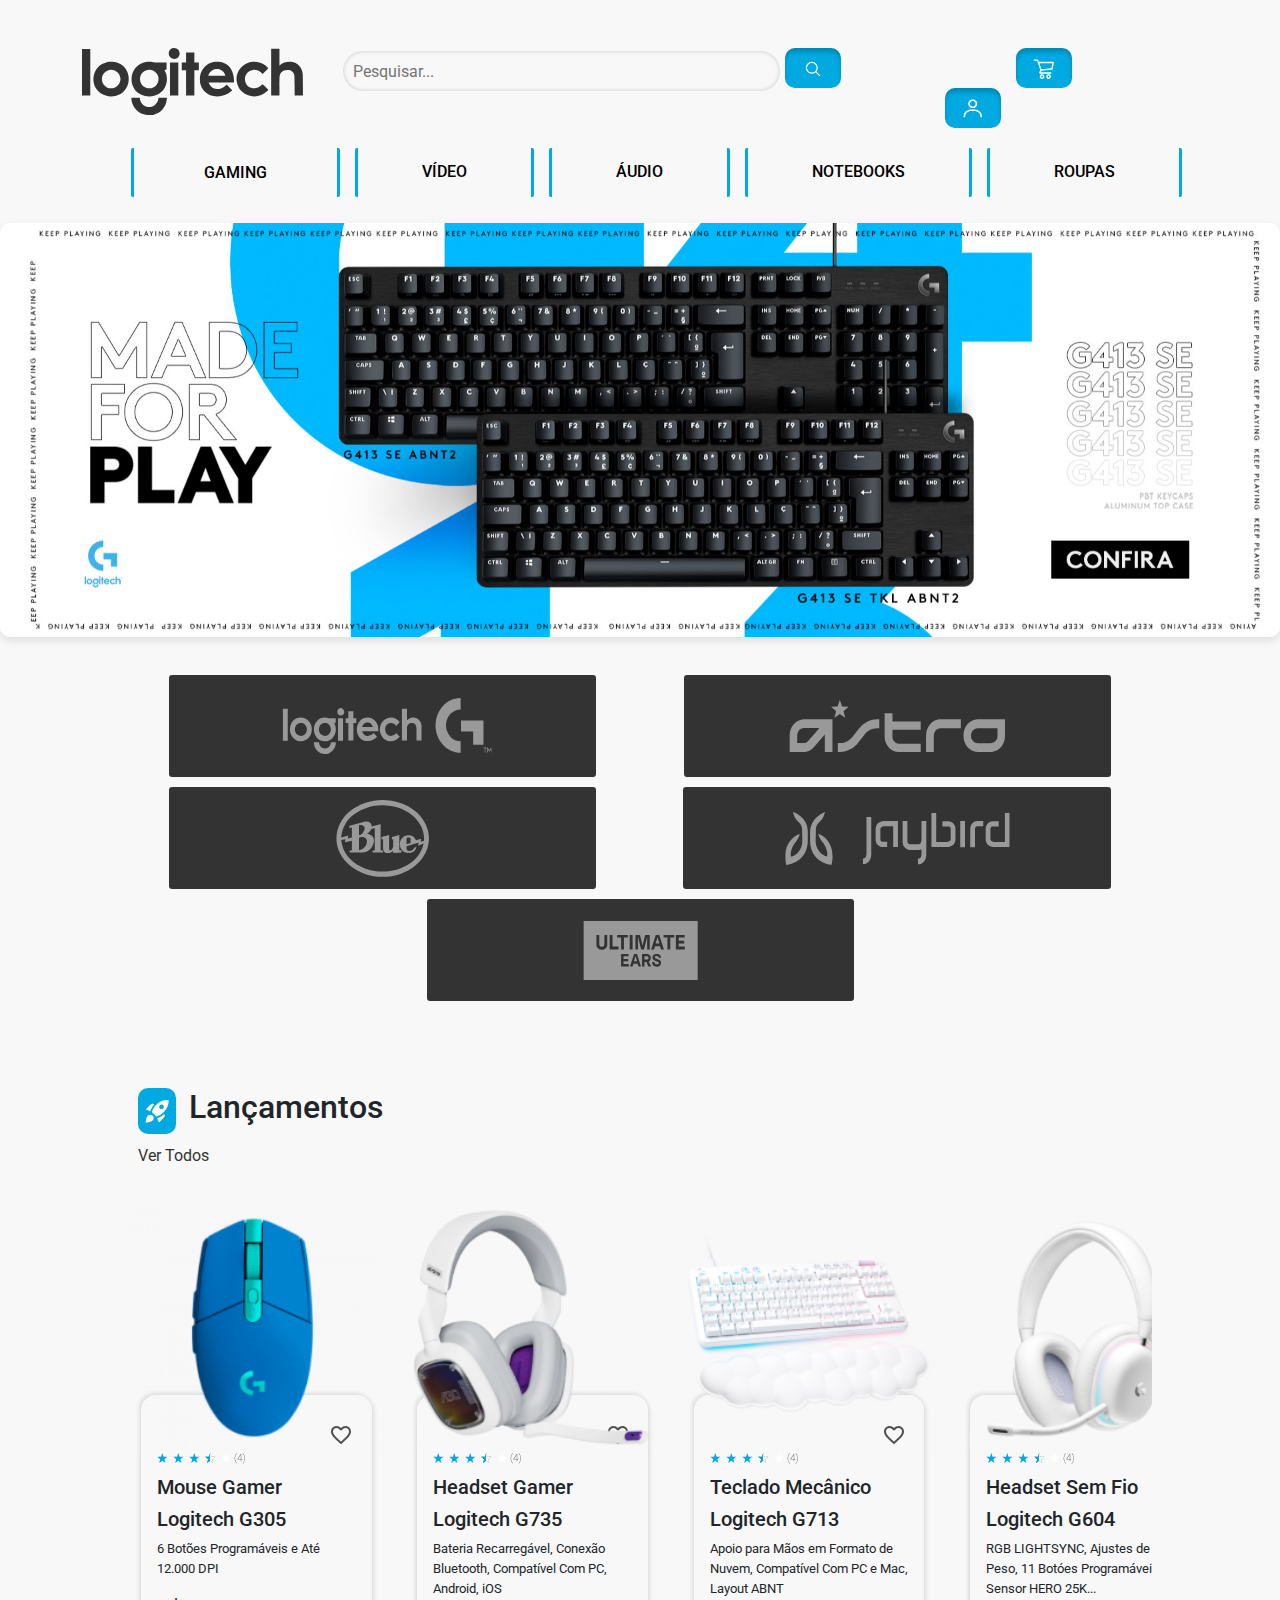
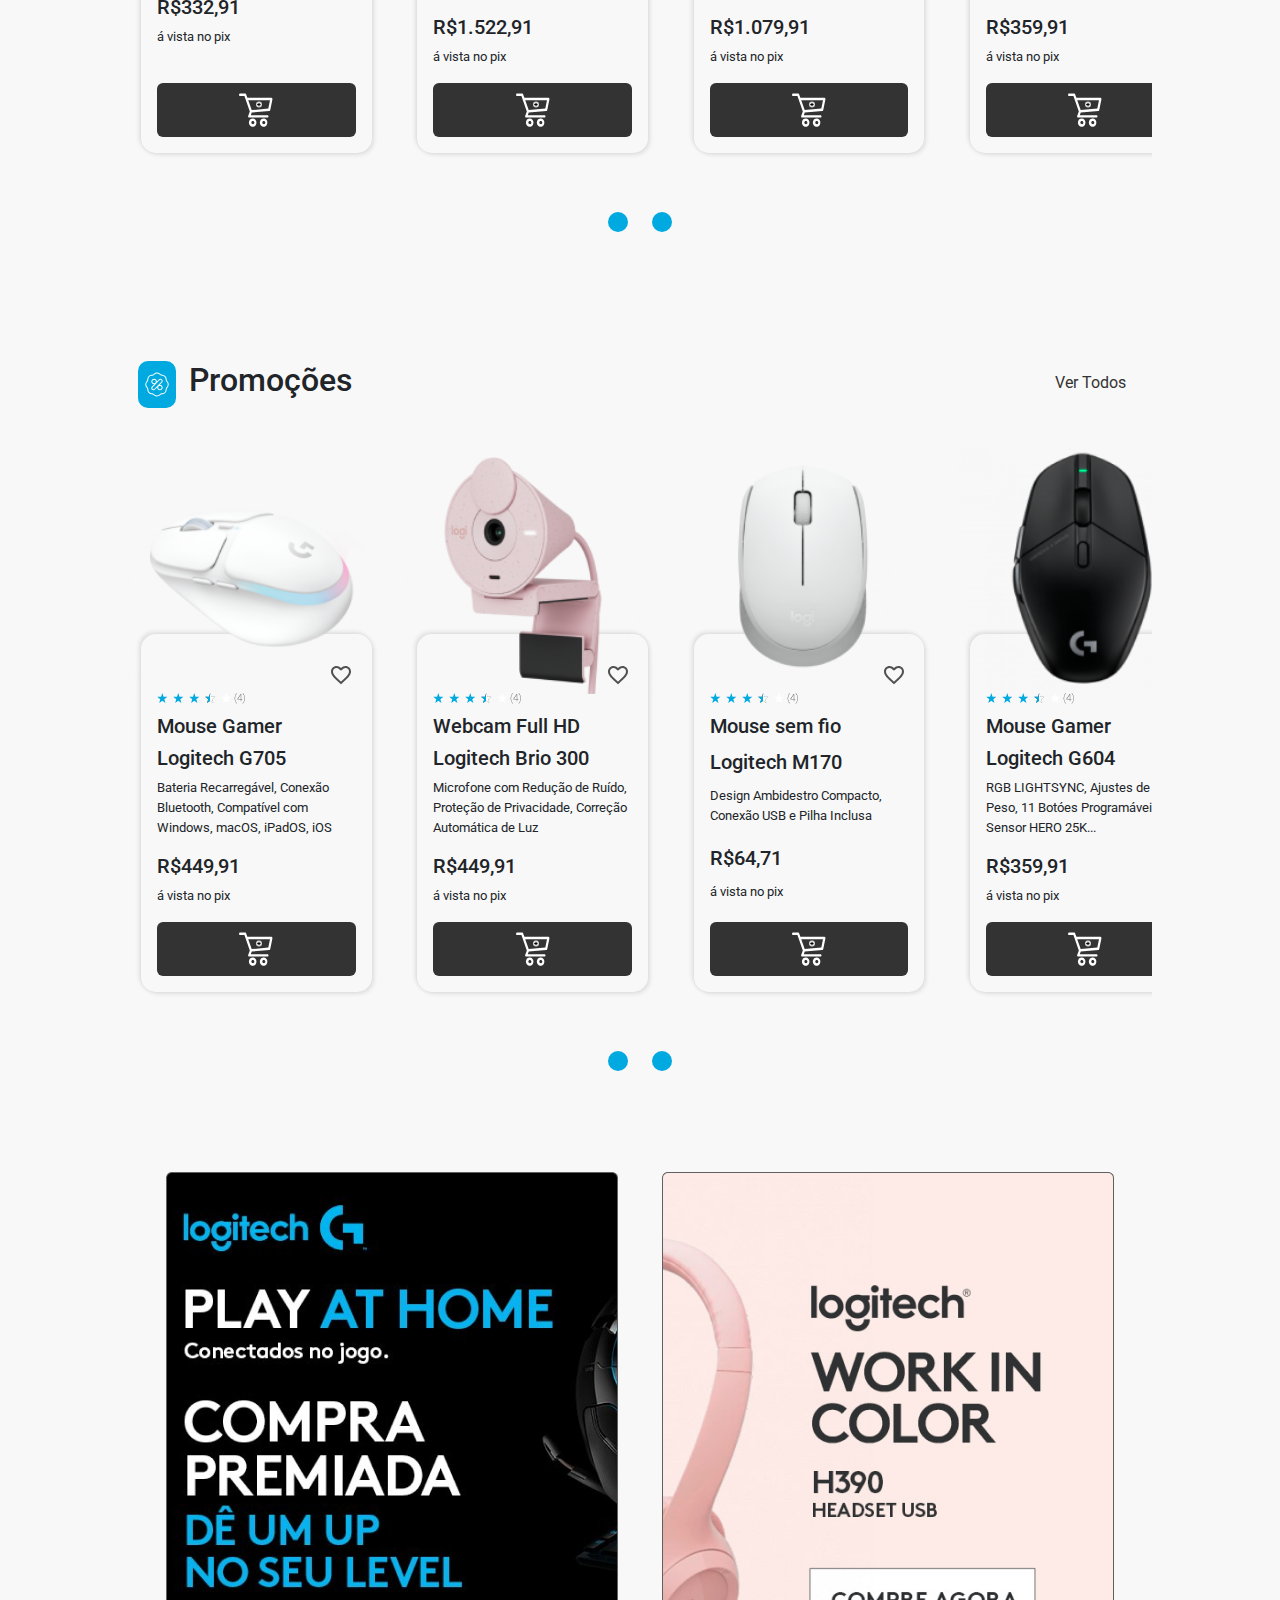
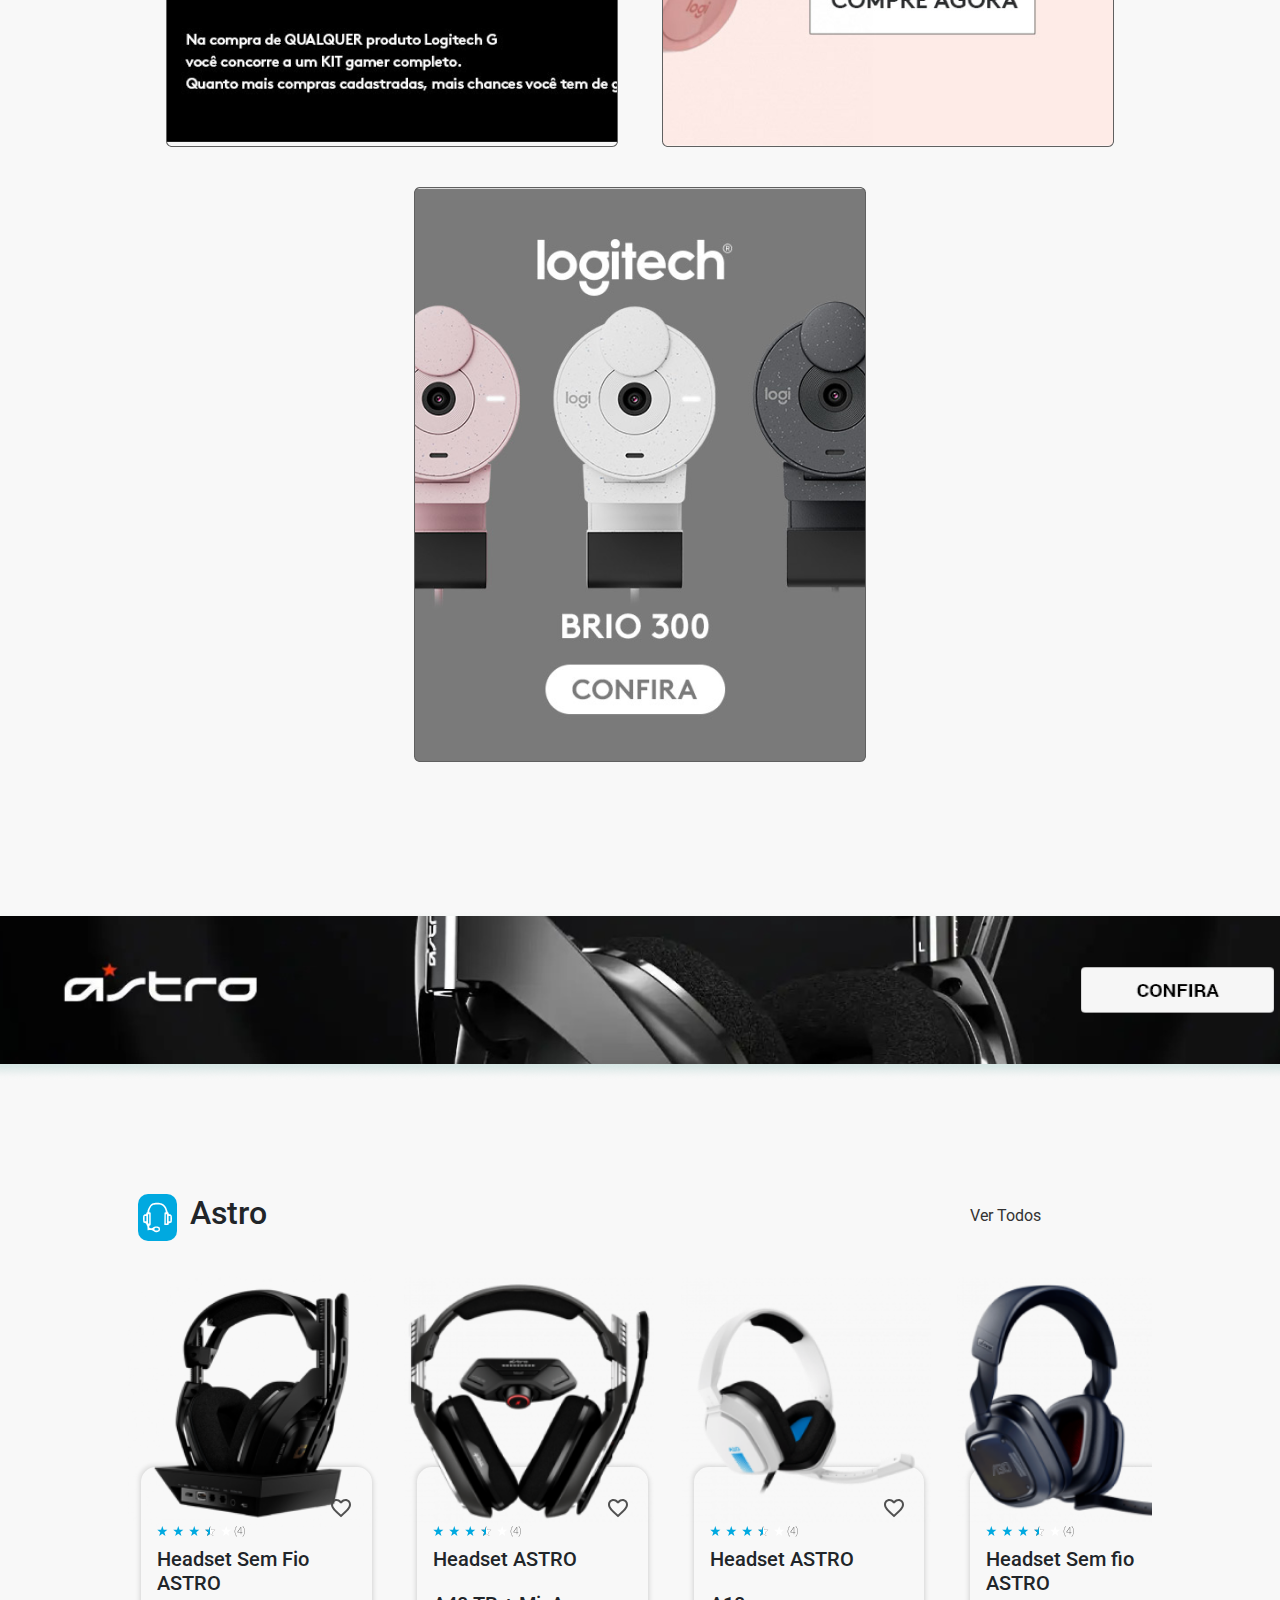
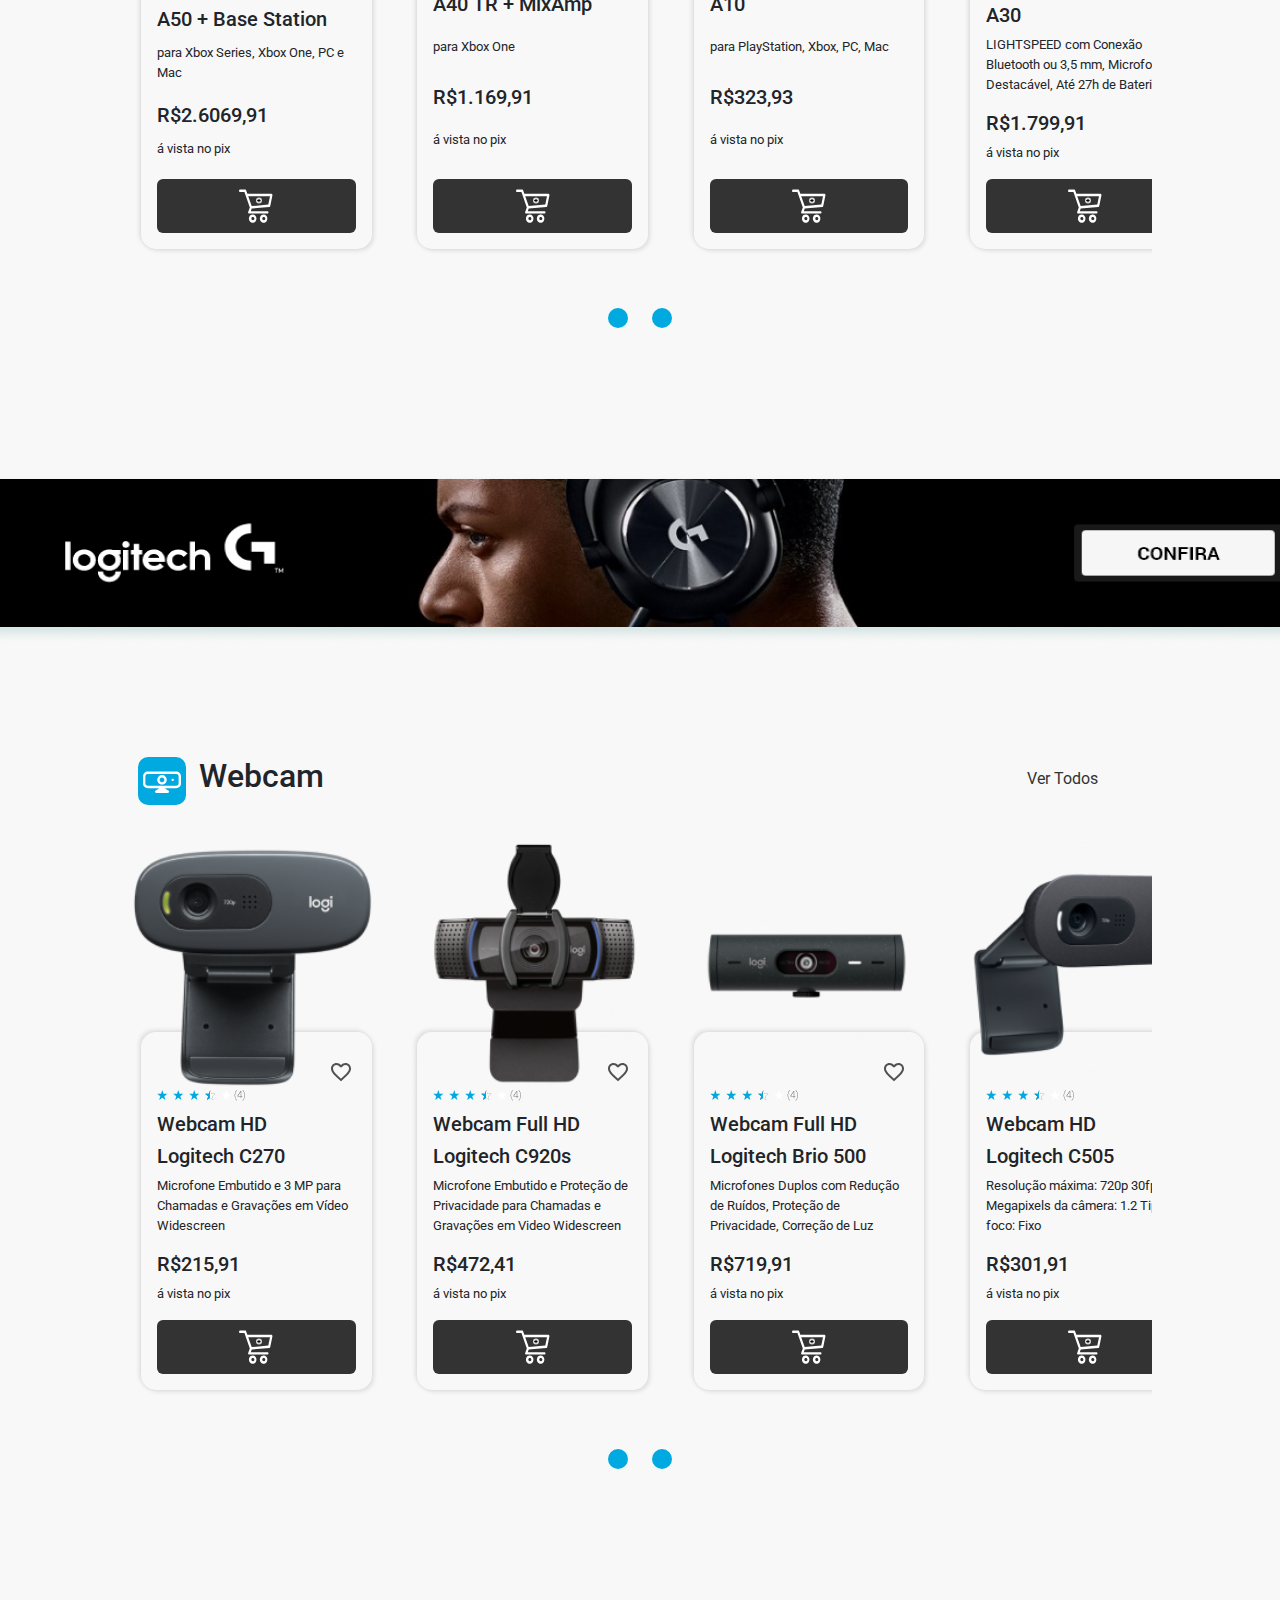
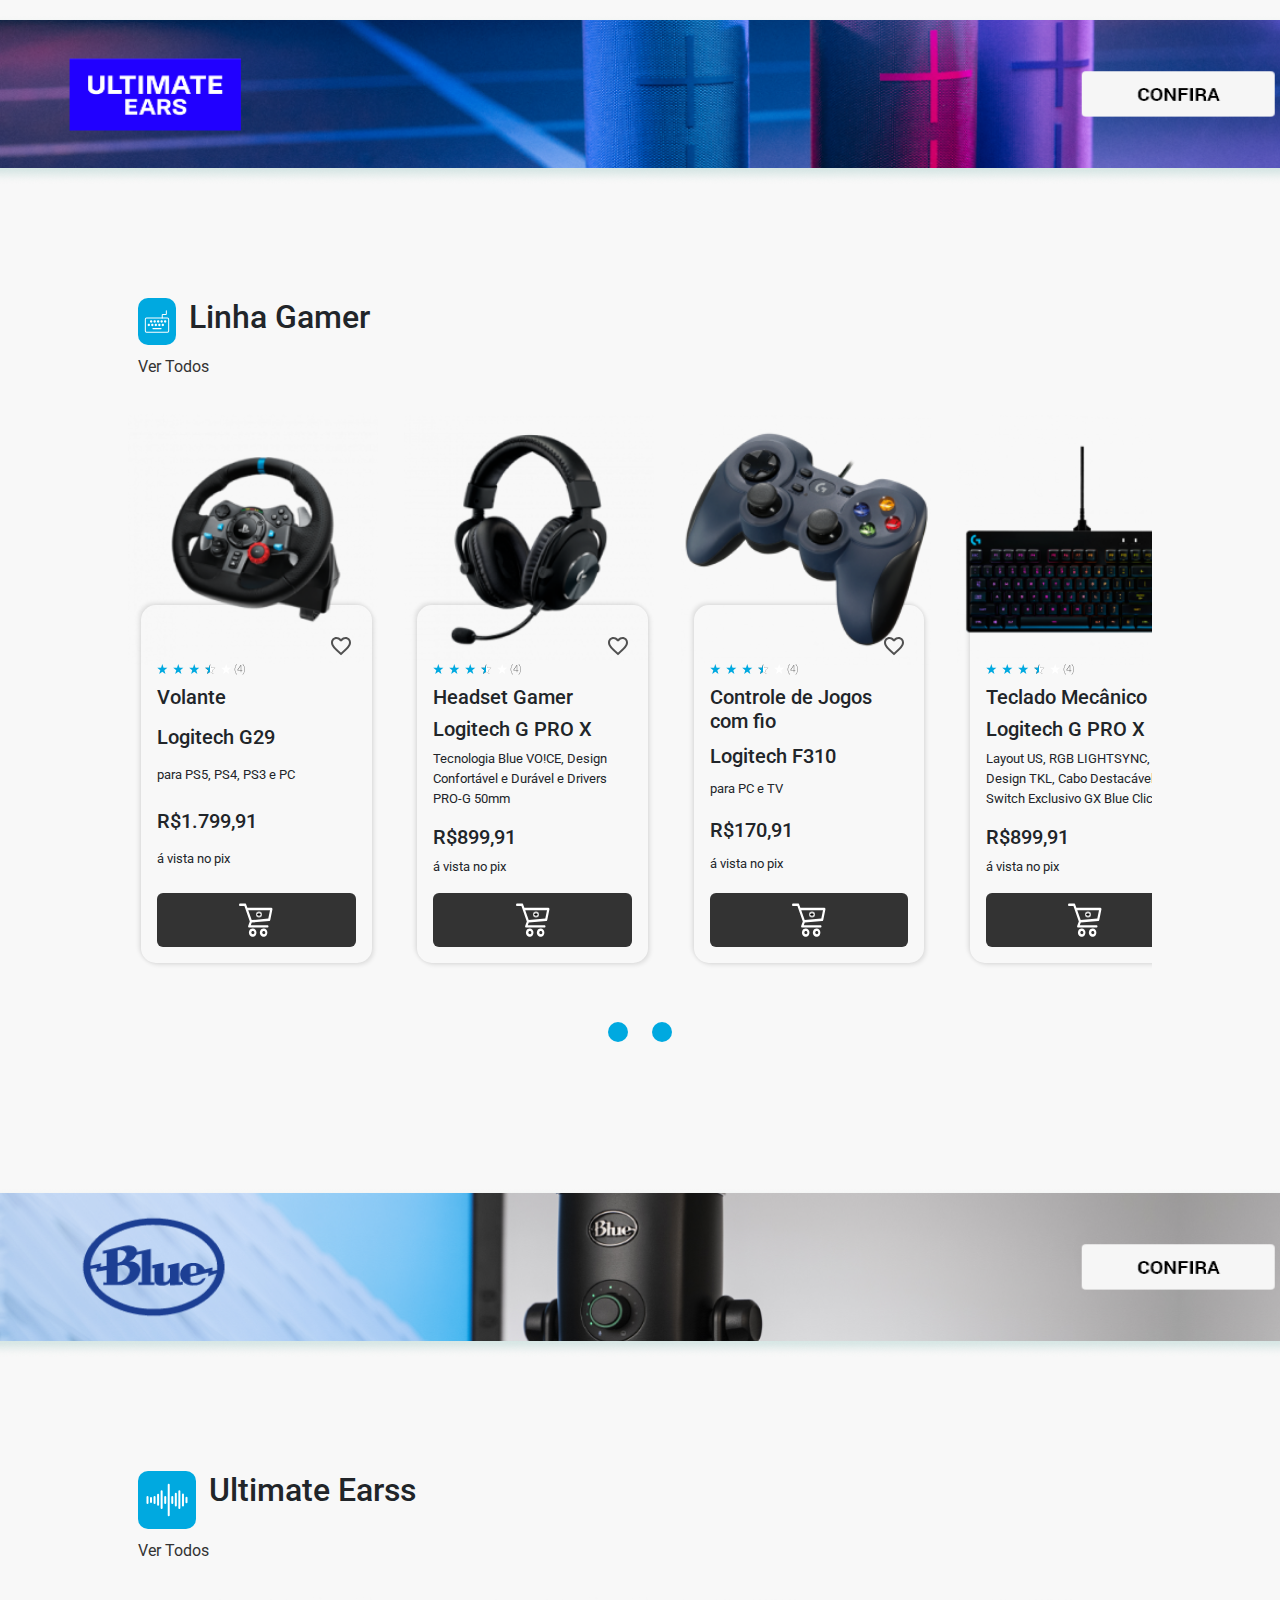
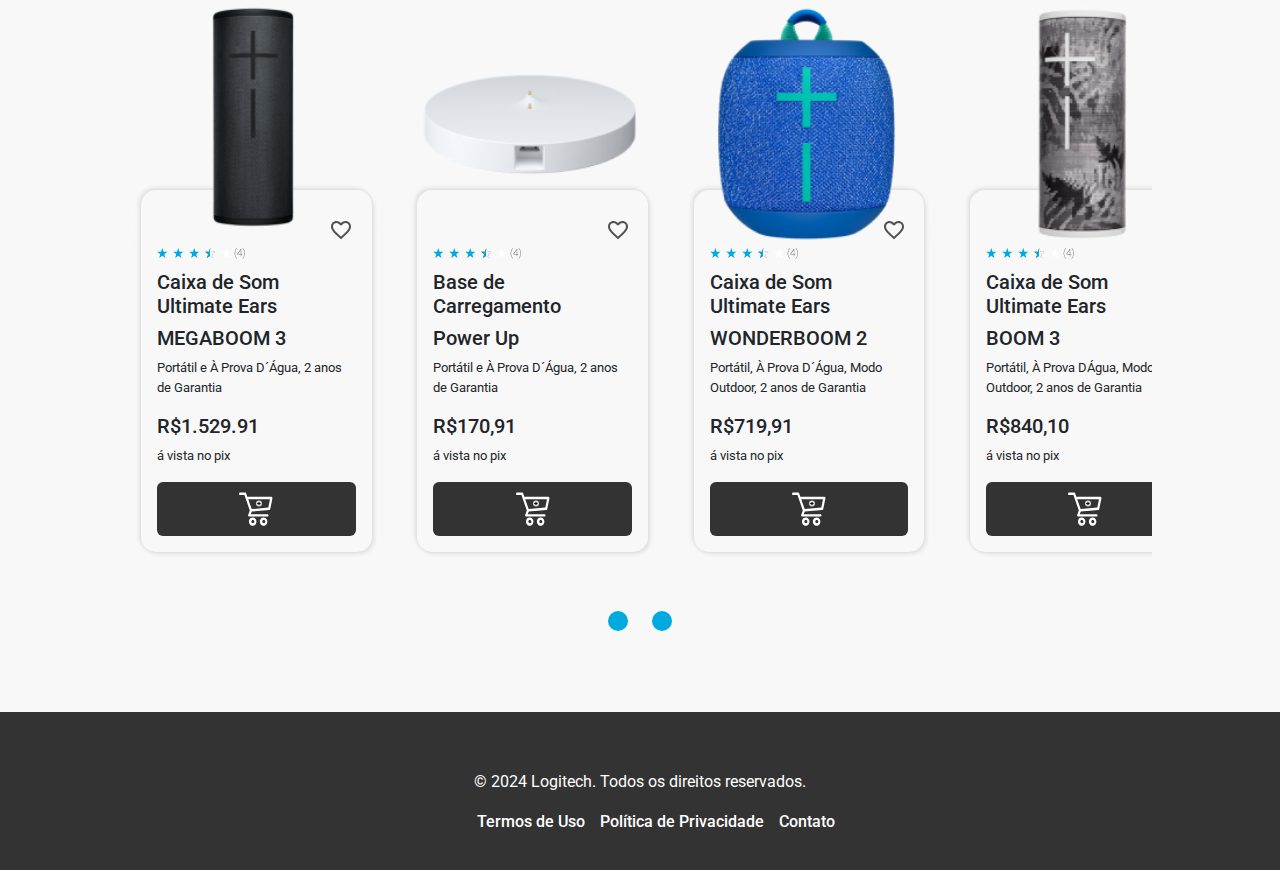
<file: index.html>
<!DOCTYPE html>
<html lang="pt-BR">

<head>
    <meta charset="UTF-8">
    <meta name="viewport" content="width=device-width, initial-scale=1.0">
    <link href="https://cdn.jsdelivr.net/npm/bootstrap@5.3.3/dist/css/bootstrap.min.css" rel="stylesheet"
        integrity="sha384-QWTKZyjpPEjISv5WaRU9OFeRpok6YctnYmDr5pNlyT2bRjXh0JMhjY6hW+ALEwIH" crossorigin="anonymous">
    <link rel="preconnect" href="https://fonts.googleapis.com">
    <link rel="preconnect" href="https://fonts.gstatic.com" crossorigin>
    <link href="https://fonts.googleapis.com/css2?family=Roboto:ital,wght@0,100;0,300;0,400;0,500;0,700;0,900;1,100;1,300;1,400;1,500;1,700;1,900&display=swap"  rel="stylesheet">
    <link rel="icon" href="./img/favicon.svg" type="image/x-icon">
    <link rel="stylesheet" href="style.css">
    <link rel="stylesheet" href="login.html">
    <title>Logitech</title>
</head>

<body>
    <header>

        <div class="top-bar">
            <div class="container text-center">

                <a href="#" class="logo"><img src="./img/Logo-Logitech.svg" alt="Logo-Logitech"></a>

                <input class="search" type="text" placeholder="Pesquisar..." name="search">
                <button class="btn-header" type="submit">
                    <img class="icn-header" src="./img/icn/Componentes/Ic-Ic_pesquisa.svg" alt="search"></button>
                <button class="btn-header icn-header-space align-items-end" type="button"><a href="#">
                    <img class="icn-header " src="./img/icn/Componentes/Ic-Ic_carrinho.svg"></a></button>
                <button class="btn-header icn-header-space " type="button"><a href="./login.html">
                    <img class="icn-header " src="./img/icn/Componentes/Ic-Ic_perfil.svg"></a></button>

            </div>
        </div>
        <div class="top-bar menu">
            <nav>
                <ul>
                    <li class="dropdown"><button class="dropbtn">GAMING</button>
                        <div class="dropdown-content">
                            <a href="#">Mouse</a>
                            <a href="#">Mousepads</a>
                            <a href="#">Teclado</a>
                            <a href="#">Volante</a>
                            <a href="#">Controle</a>
                            <a href="#">Simuladores</a>
                            <a href="#">Headset</a>
                            <a href="#">Fones de ouvido</a>
                        </div>
                    </li>
                    <li><a href="#">VÍDEO</a></li>
                    <li><a href="#">ÁUDIO</a></li>
                    <li><a href="#">NOTEBOOKS</a></li>
                    <li><a href="#">ROUPAS</a></li>
                </ul>
            </nav>
        </div>
    </header>
    <main>
        <div class="carousel">
            <div class="slides">
                <div class="slide"><img src="./img/banner/banner01.png" alt="Banner 1"></div>
                <div class="slide"><img src="./img/banner/banner02.png" alt="Banner 2"></div>
                <div class="slide"><img src="./img/banner/banner03.png" alt="Banner 3"></div>

            </div>
        </div>

        <section class="container">
            <div class="marcas">
                <button class="btn-marcas"><img src="./img/bottons/logig.svg"></button>
                <button class="btn-marcas"><img src="./img/bottons/astro.svg"></button>
                <button class="btn-marcas"><img src="./img/bottons/blue.svg"></button>
                <button class="btn-marcas"><img src="./img/bottons/jaybird.svg"></button>
                <button class="btn-marcas"><img src="./img/bottons/Ultimateears.svg"></button>

            </div>

        </section>

        <section class="product"><!--LANÇAMENTOS-->

            <div class="title-product">
                <img src="./img/icn/Componentes/Ic-Lançamentos.svg" alt="Foguete">
                <h2>Lançamentos</h2>
                <a href="#">Ver Todos</a>

            </div>

            <div class="carousel-product ">
                <input type="radio" checked id="img1" name="carousel-radio">
                <input type="radio" id="img2" name="carousel-radio">
                <div class="carousel-imgs">
                    <div class="card" style="width: 20rem;">
                        <img class="img-product img-container" src="./img/icn/prod-lanc08.png" class="card-img-top" alt="Mouse">
                        <div class="card-body">
                            <div>
                                <h5 class="card-title">Mouse Gamer</h5>
                                <h5 class="card-title">Logitech G305</h5>
                                <img class="favorit" src="./img/icn/Componentes/Property 1=Default.svg">
                                <img class="stars" src="./img/icn/Avaliação-estrelas.svg">
                                <p class="card-text">6 Botões Programáveis e Até 12.000 DPI</p>
                                <h5 class="card-title">R$332,91</h5>
                                <p class="card-text">á vista no pix</p>
                            </div>

                            <div>
                                <a href="#" class="btn btn-primary"><img src="./img/icn/Componentes/Ic-Carrinho com +.svg"></a>
                            </div>
                        </div>
                    </div>
                    <div class="card" style="width: 20rem;">
                        <img class="img-product img-container" src="./img/product/lanc01.png" class="card-img-top" alt="Mouse">
                        <div class="card-body">
                            
                            <h5 class="card-title">Headset Gamer</h5>
                            <h5 class="card-title">Logitech G735</h5>
                            <img class="favorit" src="./img/icn/Componentes/Property 1=Default.svg">
                            <img class="stars" src="./img/icn/Avaliação-estrelas.svg">
                            <p class="card-text">Bateria Recarregável, Conexão Bluetooth, Compatível Com PC, Android, iOS</p>
                            <h5 class="card-title">R$1.522,91</h5>
                            <p class="card-text">á vista no pix</p>
                            <a href="#" class="btn btn-primary"><img src="./img/icn/Componentes/Ic-Carrinho com +.svg"></a>
                        </div>
                    </div>

                    <div class="card" style="width: 20rem;">
                        <img class="img-product img-container" src="./img/product/lanc02.png" class="card-img-top" alt="Mouse">
                        <div class="card-body">
                            
                            <h5 class="card-title">Teclado Mecânico</h5>
                            <h5 class="card-title">Logitech G713</h5>
                            <img class="favorit" src="./img/icn/Componentes/Property 1=Default.svg">
                            <img class="stars" src="./img/icn/Avaliação-estrelas.svg">
                            <p class="card-text">Apoio para Mãos em Formato de Nuvem, Compatível Com PC e Mac, Layout ABNT</p>
                            <h5 class="card-title">R$1.079,91</h5>
                            <p class="card-text">á vista no pix</p>
                            <a href="#" class="btn btn-primary"><img src="./img/icn/Componentes/Ic-Carrinho com +.svg"></a>
                        </div>
                    </div>

                    <div class="card" style="width: 20rem;">
                        <img class="img-product img-container" src="./img/product/lanc03.png" class="card-img-top" alt="Mouse">
                        <div class="card-body">
                            
                            <h5 class="card-title">Headset Sem Fio</h5>
                            <h5 class="card-title">Logitech G604</h5>
                            <img class="favorit" src="./img/icn/Componentes/Property 1=Default.svg">
                            <img class="stars" src="./img/icn/Avaliação-estrelas.svg">
                            <p class="card-text">RGB LIGHTSYNC, Ajustes de Peso, 11 Botóes Programáveis e Sensor HERO 25K...</p>
                            <h5 class="card-title">R$359,91</h5>
                            <p class="card-text">á vista no pix</p>
                            <a href="#" class="btn btn-primary"><img src="./img/icn/Componentes/Ic-Carrinho com +.svg"></a>
                        </div>
                    </div>

                    <div class="card" style="width: 20rem;">
                        <img class="img-product img-container" src="./img/product/lanc04.png" class="card-img-top" alt="Mouse">
                        <div class="card-body">
                            
                            <h5 class="card-title">Mouse Gamer</h5>
                            <h5 class="card-title">Logitech G305</h5>
                            <img class="favorit" src="./img/icn/Componentes/Property 1=Default.svg">
                            <img class="stars" src="./img/icn/Avaliação-estrelas.svg">
                            <p class="card-text">6 Botões Programáveis e Até 12.000 DPI</p>
                            <h5 class="card-title">R$359,91</h5>
                            <p class="card-text">á vista no pix</p>
                            <a href="#" class="btn btn-primary"><img src="./img/icn/Componentes/Ic-Carrinho com +.svg"></a>
                        </div>
                    </div>

                    <div class="card" style="width: 20rem;">
                        <img class="img-product img-container" src="./img/icn/prod-lanc08.png" class="card-img-top" alt="Mouse">
                        <div class="card-body">
                            
                            <h5 class="card-title">Mouse Gamer</h5>
                            <h5 class="card-title">Logitech G305</h5>
                            <img class="favorit" src="./img/icn/Componentes/Property 1=Default.svg">
                            <img class="stars" src="./img/icn/Avaliação-estrelas.svg">
                            <p class="card-text">6 Botões Programáveis e Até 12.000 DPI</p>
                            <h5 class="card-title">R$359,91</h5>
                            <p class="card-text">á vista no pix</p>
                            <a href="#" class="btn btn-primary"><img src="./img/icn/Componentes/Ic-Carrinho com +.svg"></a>
                        </div>
                    </div>                    

                </div>

                <div class="carousel-nav">
                    <label for="img1"></label>
                    <label for="img2"></label>

                </div>
            </div>

           
        </section>

        <section class="product"><!--PROMOÇOES-->

            <div class="title-product">
                <img src="./img/icn/Componentes/Ic-outlet.svg" alt="Promoçoes">
                <h2>Promoções</h2>
                <a href="#">Ver Todos</a>

            </div>
            <div class="carousel-product">
                <input type="radio" checked id="img3" name="carousel-radio">
                <input type="radio" id="img4" name="carousel-radio">
                <div class="carousel-imgs">
                    <div class="card" style="width: 20rem;">
                        <img class="img-product img-container" src="./img/product/prom01.png" class="card-img-top" alt="Mouse">
                        <div class="card-body">
                            
                            <h5 class="card-title">Mouse Gamer</h5>
                            <h5 class="card-title">Logitech G705</h5>
                            <img class="favorit" src="./img/icn/Componentes/Property 1=Default.svg">
                            <img class="stars" src="./img/icn/Avaliação-estrelas.svg">
                            <p class="card-text">Bateria Recarregável, Conexão Bluetooth, Compatível com Windows, macOS, iPadOS, iOS</p>
                            <h5 class="card-title">R$449,91</h5>
                            <p class="card-text">á vista no pix</p>
                            
                            <a href="#" class="btn btn-primary"><img src="./img/icn/Componentes/Ic-Carrinho com +.svg"></a>
                        </div>
                    </div>

                    <div class="card" style="width: 20rem;">
                        <img class="img-product img-container" src="./img/product/prom02.png" class="card-img-top" alt="Mouse">
                        <div class="card-body">
                            <h5 class="card-title">Webcam Full HD</h5>
                            <h5 class="card-title">Logitech Brio 300</h5>
                            <img class="favorit" src="./img/icn/Componentes/Property 1=Default.svg">
                            <img class="stars" src="./img/icn/Avaliação-estrelas.svg">
                            <p class="card-text">Microfone com Redução de Ruído, Proteção de Privacidade, Correção Automática de Luz</p>
                            <h5 class="card-title">R$449,91</h5>
                            <p class="card-text">á vista no pix</p>
                            <a href="#" class="btn btn-primary"><img src="./img/icn/Componentes/Ic-Carrinho com +.svg"></a>
                        </div>
                    </div>

                    <div class="card" style="width: 20rem;">
                        <img class="img-product img-container" src="./img/product/prom03.png" class="card-img-top" alt="Mouse">
                        <div class="card-body">
                            
                            <h5 class="card-title">Mouse sem fio</h5>
                            <h5 class="card-title">Logitech M170</h5>
                            <img class="favorit" src="./img/icn/Componentes/Property 1=Default.svg">
                            <img class="stars" src="./img/icn/Avaliação-estrelas.svg">
                            <p class="card-text">Design Ambidestro Compacto, Conexão USB e Pilha Inclusa</p>
                            <h5 class="card-title">R$64,71</h5>
                            <p class="card-text">á vista no pix</p>
                            <a href="#" class="btn btn-primary"><img src="./img/icn/Componentes/Ic-Carrinho com +.svg"></a>
                        </div>
                    </div>

                    <div class="card" style="width: 20rem;">
                        <img class="img-product img-container" src="./img/product/prom04.png" class="card-img-top" alt="Mouse">
                        <div class="card-body">
                            
                            <h5 class="card-title">Mouse Gamer</h5>
                            <h5 class="card-title">Logitech G604</h5>
                            <img class="favorit" src="./img/icn/Componentes/Property 1=Default.svg">
                            <img class="stars" src="./img/icn/Avaliação-estrelas.svg">
                            <p class="card-text">RGB LIGHTSYNC, Ajustes de Peso, 11 Botóes Programáveis e Sensor HERO 25K...</p>
                            <h5 class="card-title">R$359,91</h5>
                            <p class="card-text">á vista no pix</p>
                            <a href="#" class="btn btn-primary"><img src="./img/icn/Componentes/Ic-Carrinho com +.svg"></a>
                        </div>
                    </div>

                    <div class="card" style="width: 20rem;">
                        <img class="img-product img-container" src="./img/product/lanc04.png" class="card-img-top" alt="Mouse">
                        <div class="card-body">
                            
                            <h5 class="card-title">Mouse Gamer</h5>
                            <h5 class="card-title">Logitech G305</h5>
                            <img class="favorit" src="./img/icn/Componentes/Property 1=Default.svg">
                            <img class="stars" src="./img/icn/Avaliação-estrelas.svg">
                            <p class="card-text">6 Botões Programáveis e Até 12.000 DPI</p>
                            <h5 class="card-title">R$359,91</h5>
                            <p class="card-text">á vista no pix</p>
                            <a href="#" class="btn btn-primary"><img src="./img/icn/Componentes/Ic-Carrinho com +.svg"></a>
                        </div>
                    </div>

                    <div class="card" style="width: 20rem;">
                        <img class="img-product img-container" src="./img/icn/prod-lanc08.png" class="card-img-top" alt="Mouse">
                        <div class="card-body">
                            
                            <h5 class="card-title">Mouse Gamer</h5>
                            <h5 class="card-title">Logitech G305</h5>
                            <img class="favorit" src="./img/icn/Componentes/Property 1=Default.svg">
                            <img class="stars" src="./img/icn/Avaliação-estrelas.svg">
                            <p class="card-text">6 Botões Programáveis e Até 12.000 DPI</p>
                            <h5 class="card-title">R$359,91</h5>
                            <p class="card-text">á vista no pix</p>
                            <a href="#" class="btn btn-primary"><img src="./img/icn/Componentes/Ic-Carrinho com +.svg"></a>
                        </div>
                    </div>

                </div>

                <div class="carousel-nav">
                    <label for="img3"></label>
                    <label for="img4"></label>

                </div>
            </div>

 
        </section>

        <section class="miniBanner">
            <div>
                <img src="./img/banner/minibanner-Destaques-1.png">
                <img src="./img/banner/minibanner-Destaques.png">
                <img src="./img/banner/Rectangle 8.png">
            </div>
            
        </section>

        <section class="prmotionBanner">
            <img src="./img/banner/bannerPromo.png">

        </section>

        <section class="product"> <!--ASTRO-->

            <div class="title-product">
                <img src="./img/icn/Componentes/Ic-headsets.svg" alt="Promoçoes">
                <h2>Astro</h2>
                <a href="#">Ver Todos</a>

            </div>
            <div class="carousel-product">
                <input type="radio" checked id="img5" name="carousel-radio">
                <input type="radio" id="img6" name="carousel-radio">
                <div class="carousel-imgs">
                    <div class="card" style="width: 20rem;">
                        <img class="img-product img-container" src="./img/product/astro01.png" class="card-img-top" alt="Mouse">
                        <div class="card-body">
                            
                            <h5 class="card-title">Headset Sem Fio ASTRO</h5>
                            <h5 class="card-title">A50 + Base Station</h5>
                            <img class="favorit" src="./img/icn/Componentes/Property 1=Default.svg">
                            <img class="stars" src="./img/icn/Avaliação-estrelas.svg">
                            <p class="card-text">para Xbox Series, Xbox One, PC e Mac</p>
                            <h5 class="card-title">R$2.6069,91</h5>
                            <p class="card-text">á vista no pix</p>
                            <a href="#" class="btn btn-primary"><img src="./img/icn/Componentes/Ic-Carrinho com +.svg"></a>
                        </div>
                    </div>



                    <div class="card" style="width: 20rem;">
                        <img class="img-product img-container" src="./img/product/astro02.png" class="card-img-top" alt="Mouse">
                        <div class="card-body">
                            
                            <h5 class="card-title">Headset ASTRO</h5>
                            <h5 class="card-title">A40 TR + MixAmp</h5>
                            <img class="favorit" src="./img/icn/Componentes/Property 1=Default.svg">
                            <img class="stars" src="./img/icn/Avaliação-estrelas.svg">
                            <p class="card-text">para Xbox One</p>
                            <h5 class="card-title">R$1.169,91</h5>
                            <p class="card-text">á vista no pix</p>
                            <a href="#" class="btn btn-primary"><img src="./img/icn/Componentes/Ic-Carrinho com +.svg"></a>
                        </div>
                    </div>

                    <div class="card" style="width: 20rem;">
                        <img class="img-product img-container" src="./img/product/astro03.png" class="card-img-top" alt="Mouse">
                        <div class="card-body">
                            
                            <h5 class="card-title">Headset ASTRO</h5>
                            <h5 class="card-title">A10</h5>
                            <img class="favorit" src="./img/icn/Componentes/Property 1=Default.svg">
                            <img class="stars" src="./img/icn/Avaliação-estrelas.svg">
                            <p class="card-text">para PlayStation, Xbox, PC, Mac</p>
                            <h5 class="card-title">R$323,93</h5>
                            <p class="card-text">á vista no pix</p>
                            <a href="#" class="btn btn-primary"><img src="./img/icn/Componentes/Ic-Carrinho com +.svg"></a>
                        </div>
                    </div>

                    <div class="card" style="width: 20rem;">
                        <img class="img-product img-container" src="./img/product/astro04.png" class="card-img-top" alt="Mouse">
                        <div class="card-body">
                            
                            <h5 class="card-title">Headset Sem fio ASTRO</h5>
                            <h5 class="card-title">A30</h5>
                            <img class="favorit" src="./img/icn/Componentes/Property 1=Default.svg">
                            <img class="stars" src="./img/icn/Avaliação-estrelas.svg">
                            <p class="card-text">LIGHTSPEED com Conexão Bluetooth ou 3,5 mm, Microfone Destacável, Até 27h de Bateria</p>
                            <h5 class="card-title">R$1.799,91</h5>
                            <p class="card-text">á vista no pix</p>
                            <a href="#" class="btn btn-primary"><img src="./img/icn/Componentes/Ic-Carrinho com +.svg"></a>
                        </div>
                    </div>

                    <div class="card" style="width: 20rem;">
                        <img class="img-product img-container" src="./img/product/astro01.png" class="card-img-top" alt="Mouse">
                        <div class="card-body">
                            
                            <h5 class="card-title">Headset Sem fio ASTRO</h5>
                            <h5 class="card-title">Logitech G305</h5>
                            <img class="favorit" src="./img/icn/Componentes/Property 1=Default.svg">
                            <img class="stars" src="./img/icn/Avaliação-estrelas.svg">
                            <p class="card-text">6 Botões Programáveis e Até 12.000 DPI</p>
                            <h5 class="card-title">R$2.6069,91</h5>
                            <p class="card-text">á vista no pix</p>
                            <a href="#" class="btn btn-primary"><img src="./img/icn/Componentes/Ic-Carrinho com +.svg"></a>
                        </div>
                    </div>

                    <div class="card" style="width: 20rem;">
                        <img class="img-product img-container" src="./img/product/astro03.png" class="card-img-top" alt="Mouse">
                        <div class="card-body">
                            
                            <h5 class="card-title">Headset Sem fio ASTRO</h5>
                            <h5 class="card-title">A20</h5>
                            <img class="favorit" src="./img/icn/Componentes/Property 1=Default.svg">
                            <img class="stars" src="./img/icn/Avaliação-estrelas.svg">
                            <p class="card-text">6 Botões Programáveis e Até 12.000 DPI</p>
                            <h5 class="card-title">R$2.6069,91</h5>
                            <p class="card-text">á vista no pix</p>
                            <a href="#" class="btn btn-primary"><img src="./img/icn/Componentes/Ic-Carrinho com +.svg"></a>
                        </div>
                    </div>

                </div>

                <div class="carousel-nav">
                    <label for="img5"></label>
                    <label for="img6"></label>

                </div>
            </div>

            <div class="carrocel-product">
        </section>

        <section class="prmotionBanner">
            <img src="./img/banner/bannerPromo2.png">

        </section>

        <section class="product"> <!--WEB CAM-->

            <div class="title-product">
                <img src="./img/icn/Componentes/bi_webcam.svg" alt="webCam">
                <h2>Webcam</h2>
                <a href="#">Ver Todos</a>

            </div>
            <div class="carousel-product">
                <input type="radio" checked id="img7" name="carousel-radio">
                <input type="radio" id="img8" name="carousel-radio">
                <div class="carousel-imgs">
                    <div class="card" style="width: 20rem;">
                        <img class="img-product img-container" src="./img/product/webcan01.png" class="card-img-top" alt="Mouse">
                        <div class="card-body">
                            
                            <h5 class="card-title">Webcam HD</h5>
                            <h5 class="card-title">Logitech C270</h5>
                            <img class="favorit" src="./img/icn/Componentes/Property 1=Default.svg">
                            <img class="stars" src="./img/icn/Avaliação-estrelas.svg">
                            <p class="card-text">Microfone Embutido e 3 MP para Chamadas e Gravações em Vídeo Widescreen</p>
                            <h5 class="card-title">R$215,91</h5>
                            <p class="card-text">á vista no pix</p>
                            <a href="./produto.html" class="btn btn-primary"><img src="./img/icn/Componentes/Ic-Carrinho com +.svg"></a>
                        </div>
                    </div>



                    <div class="card" style="width: 20rem;">
                        <img class="img-product img-container" src="./img/product/webcan02.png" class="card-img-top" alt="Mouse">
                        <div class="card-body">
                            
                            <h5 class="card-title">Webcam Full HD</h5>
                            <h5 class="card-title">Logitech C920s</h5>
                            <img class="favorit" src="./img/icn/Componentes/Property 1=Default.svg">
                            <img class="stars" src="./img/icn/Avaliação-estrelas.svg">
                            <p class="card-text"> Microfone Embutido e Proteção de Privacidade para Chamadas e Gravações em Video Widescreen </p>
                            <h5 class="card-title">R$472,41</h5>
                            <p class="card-text">á vista no pix</p>
                            <a href="#" class="btn btn-primary"><img src="./img/icn/Componentes/Ic-Carrinho com +.svg"></a>
                        </div>
                    </div>

                    <div class="card" style="width: 20rem;">
                        <img class="img-product img-container" src="./img/product/webcan03.png" class="card-img-top" alt="Mouse">
                        <div class="card-body">
                            
                            <h5 class="card-title">Webcam Full HD</h5>
                            <h5 class="card-title">Logitech Brio 500</h5>
                            <img class="favorit" src="./img/icn/Componentes/Property 1=Default.svg">
                            <img class="stars" src="./img/icn/Avaliação-estrelas.svg">
                            <p class="card-text"> Microfones Duplos com Redução de Ruídos, Proteção de Privacidade, Correção de Luz</p>
                            <h5 class="card-title">R$719,91</h5>
                            <p class="card-text">á vista no pix</p>
                            <a href="#" class="btn btn-primary"><img src="./img/icn/Componentes/Ic-Carrinho com +.svg"></a>
                        </div>
                    </div>

                    <div class="card" style="width: 20rem;">
                        <img class="img-product img-container" src="./img/product/webcan04.png" class="card-img-top" alt="Mouse">
                        <div class="card-body">
                            
                            <h5 class="card-title">Webcam HD</h5>
                            <h5 class="card-title">Logitech C505</h5>
                            <img class="favorit" src="./img/icn/Componentes/Property 1=Default.svg">
                            <img class="stars" src="./img/icn/Avaliação-estrelas.svg">
                            <p class="card-text"> Resolução máxima: 720p 30fps Megapixels da câmera: 1.2 Tipo de foco: Fixo </p>
                            <h5 class="card-title">R$301,91</h5>
                            <p class="card-text">á vista no pix</p>
                            <a href="#" class="btn btn-primary"><img src="./img/icn/Componentes/Ic-Carrinho com +.svg"></a>
                        </div>
                    </div>

                    <div class="card" style="width: 20rem;">
                        <img class="img-product img-container" src="./img/product/webcan01.png" class="card-img-top" alt="Mouse">
                        <div class="card-body">
                            
                            <h5 class="card-title">Webcam HD</h5>
                            <h5 class="card-title">Logitech G305</h5>
                            <img class="favorit" src="./img/icn/Componentes/Property 1=Default.svg">
                            <img class="stars" src="./img/icn/Avaliação-estrelas.svg">
                            <p class="card-text"> Resolução máxima: 720p 30fps Megapixels da câmera: 1.2 Tipo de foco: Fixo</p>
                            <h5 class="card-title">R$2.6069,91</h5>
                            <p class="card-text">á vista no pix</p>
                            <a href="#" class="btn btn-primary"><img src="./img/icn/Componentes/Ic-Carrinho com +.svg"></a>
                        </div>
                    </div>

                    <div class="card" style="width: 20rem;">
                        <img class="img-product img-container" src="./img/icn/prod-lanc08.png" class="card-img-top" alt="Mouse">
                        <div class="card-body">
                            
                            <h5 class="card-title">Mouse Gamer</h5>
                            <h5 class="card-title">Logitech G305</h5>
                            <img class="favorit" src="./img/icn/Componentes/Property 1=Default.svg">
                            <img class="stars" src="./img/icn/Avaliação-estrelas.svg">
                            <p class="card-text"> </p>
                            <h5 class="card-title">R$2.6069,91</h5>
                            <p class="card-text">á vista no pix</p>
                            <a href="#" class="btn btn-primary"><img src="./img/icn/Componentes/Ic-Carrinho com +.svg"></a>
                        </div>
                    </div>

                </div>

                <div class="carousel-nav">
                    <label for="img7"></label>
                    <label for="img8"></label>

                </div>
            </div>

            <div class="carrocel-product">
        </section>

        <section class="prmotionBanner">
            <img src="./img/banner/bannerPromo3.png">

        </section>

        <section class="product"> <!--GAMER-->

            <div class="title-product">
                <img src="./img/icn/Componentes/Ic-Teclado.svg" alt="Promoçoes">
                <h2>Linha Gamer</h2>
                <a href="#">Ver Todos</a>

            </div>
            <div class="carousel-product">
                <input type="radio" checked id="img9" name="carousel-radio">
                <input type="radio" id="img10" name="carousel-radio">
                <div class="carousel-imgs">
                    <div class="card" style="width: 20rem;">
                        <img class="img-product img-container" src="./img/product/game01.png" class="card-img-top" alt="Mouse">
                        <div class="card-body">
                            
                            <h5 class="card-title">Volante</h5>
                            <h5 class="card-title">Logitech G29</h5>
                            <img class="favorit" src="./img/icn/Componentes/Property 1=Default.svg">
                            <img class="stars" src="./img/icn/Avaliação-estrelas.svg">
                            <p class="card-text">para PS5, PS4, PS3 e PC</p>
                            <h5 class="card-title">R$1.799,91</h5>
                            <p class="card-text">á vista no pix</p>
                            <a href="#" class="btn btn-primary"><img src="./img/icn/Componentes/Ic-Carrinho com +.svg"></a>
                        </div>
                    </div>



                    <div class="card" style="width: 20rem;">
                        <img class="img-product img-container" src="./img/product/game02.png" class="card-img-top" alt="Mouse">
                        <div class="card-body">
                            
                            <h5 class="card-title">Headset Gamer</h5>
                            <h5 class="card-title">Logitech G PRO X</h5>
                            <img class="favorit" src="./img/icn/Componentes/Property 1=Default.svg">
                            <img class="stars" src="./img/icn/Avaliação-estrelas.svg">
                            <p class="card-text">Tecnologia Blue VO!CE, Design Confortável e Durável e Drivers PRO-G 50mm</p>
                            <h5 class="card-title">R$899,91</h5>
                            <p class="card-text">á vista no pix</p>
                            <a href="#" class="btn btn-primary"><img src="./img/icn/Componentes/Ic-Carrinho com +.svg"></a>
                        </div>
                    </div>

                    <div class="card" style="width: 20rem;">
                        <img class="img-product img-container" src="./img/product/game03.png" class="card-img-top" alt="Mouse">
                        <div class="card-body">
                            
                            <h5 class="card-title">Controle de Jogos com fio</h5>
                            <h5 class="card-title">Logitech F310</h5>
                            <img class="favorit" src="./img/icn/Componentes/Property 1=Default.svg">
                            <img class="stars" src="./img/icn/Avaliação-estrelas.svg">
                            <p class="card-text">para PC e TV</p>
                            <h5 class="card-title">R$170,91</h5>
                            <p class="card-text">á vista no pix</p>
                            <a href="#" class="btn btn-primary"><img src="./img/icn/Componentes/Ic-Carrinho com +.svg"></a>
                        </div>
                    </div>

                    <div class="card" style="width: 20rem;">
                        <img class="img-product img-container" src="./img/product/game04.png" class="card-img-top" alt="GAMING">
                        <div class="card-body">
                            
                            <h5 class="card-title">Teclado Mecânico</h5>
                            <h5 class="card-title">Logitech G PRO X</h5>
                            <img class="favorit" src="./img/icn/Componentes/Property 1=Default.svg">
                            <img class="stars" src="./img/icn/Avaliação-estrelas.svg">
                            <p class="card-text">Layout US, RGB LIGHTSYNC, Design TKL, Cabo Destacável e Switch Exclusivo GX Blue Clicky</p>
                            <h5 class="card-title">R$899,91</h5>
                            <p class="card-text">á vista no pix</p>
                            <a href="#" class="btn btn-primary"><img src="./img/icn/Componentes/Ic-Carrinho com +.svg"></a>
                        </div>
                    </div>

                    <div class="card" style="width: 20rem;">
                        <img class="img-product img-container" src="./img/product/game01.png" class="card-img-top" alt="Mouse">
                        <div class="card-body">
                            
                            <h5 class="card-title">Mouse Gamer</h5>
                            <h5 class="card-title">Logitech G305</h5>
                            <img class="favorit" src="./img/icn/Componentes/Property 1=Default.svg">
                            <img class="stars" src="./img/icn/Avaliação-estrelas.svg">
                            <p class="card-text">6 Botões Programáveis e Até 12.000 DPI</p>
                            <h5 class="card-title">R$1.799,91</h5>
                            <p class="card-text">á vista no pix</p>
                            <a href="#" class="btn btn-primary"><img src="./img/icn/Componentes/Ic-Carrinho com +.svg"></a>
                        </div>
                    </div>

                    <div class="card" style="width: 20rem;">
                        <img class="img-product img-container" src="./img/product/astro02.png" class="card-img-top" alt="Mouse">
                        <div class="card-body">
                            
                            <h5 class="card-title">ASTRO</h5>
                            <h5 class="card-title">A30</h5>
                            <img class="favorit" src="./img/icn/Componentes/Property 1=Default.svg">
                            <img class="stars" src="./img/icn/Avaliação-estrelas.svg">
                            <p class="card-text">6 Botões Programáveis e Até 12.000 DPI</p>
                            <h5 class="card-title">R$3.799,91</h5>
                            <p class="card-text">á vista no pix</p>
                            <a href="#" class="btn btn-primary"><img src="./img/icn/Componentes/Ic-Carrinho com +.svg"></a>
                        </div>
                    </div>

                </div>

                <div class="carousel-nav">
                    <label for="img9"></label>
                    <label for="img10"></label>

                </div>
            </div>

            <div class="carrocel-product">
        </section>

        <section class="prmotionBanner"> 
            <img src="./img/banner/bannerPromo4.png">
        </section>

        
        <section class="product"><!--Ultimate Ears-->

            <div class="title-product">
                <img src="./img/icn/Componentes/arcticons_super-sound.svg" alt="Som">
                <h2>Ultimate Earss</h2>
                <a href="#">Ver Todos</a>

            </div>
            <div class="carousel-product">
                <input type="radio" checked id="img11" name="carousel-radio">
                <input type="radio" id="img12" name="carousel-radio">
                <div class="carousel-imgs">
                    <div class="card" style="width: 20rem;">
                        <img class="img-product img-container " src="./img/product/uea01.png" class="card-img-top" alt="Mouse">
                        <div class="card-body">
                            <h5 class="card-title">Caixa de Som Ultimate Ears</h5>
                            <h5 class="card-title">MEGABOOM 3</h5>
                            <img class="favorit" src="./img/icn/Componentes/Property 1=Default.svg">
                            <img class="stars" src="./img/icn/Avaliação-estrelas.svg">
                            <p class="card-text">Portátil e À Prova D´Água, 2 anos de Garantia</p>
                            <h5 class="card-title">R$1.529.91</h5>
                            <p class="card-text">á vista no pix</p>
                            <a href="#" class="btn btn-primary"><img src="./img/icn/Componentes/Ic-Carrinho com +.svg"></a>
                        </div>
                    </div>



                    <div class="card" style="width: 20rem;">
                        <img class="img-product img-container" src="./img/product/uea02.png" class="card-img-top" alt="Mouse">
                        <div class="card-body">
                            
                            <h5 class="card-title">Base de Carregamento</h5>
                            <h5 class="card-title">Power Up</h5>
                            <img class="favorit" src="./img/icn/Componentes/Property 1=Default.svg">
                            <img class="stars" src="./img/icn/Avaliação-estrelas.svg">
                            <p class="card-text">Portátil e À Prova D´Água, 2 anos de Garantia</p>
                            <h5 class="card-title">R$170,91</h5>
                            <p class="card-text">á vista no pix</p>
                            <a href="#" class="btn btn-primary"><img src="./img/icn/Componentes/Ic-Carrinho com +.svg"></a>
                        </div>
                    </div>

                    <div class="card" style="width: 20rem;">
                        <img class="img-product img-container" src="./img/product/uea03.png" class="card-img-top" alt="Mouse">
                        <div class="card-body">
                            
                            <h5 class="card-title">Caixa de Som Ultimate Ears</h5>
                            <h5 class="card-title">WONDERBOOM 2</h5>
                            <img class="favorit" src="./img/icn/Componentes/Property 1=Default.svg">
                            <img class="stars" src="./img/icn/Avaliação-estrelas.svg">
                            <p class="card-text">Portátil, À Prova D´Água, Modo Outdoor, 2 anos de Garantia</p>
                            <h5 class="card-title">R$719,91</h5>
                            <p class="card-text">á vista no pix</p>
                            <a href="#" class="btn btn-primary"><img src="./img/icn/Componentes/Ic-Carrinho com +.svg"></a>
                        </div>
                    </div>

                    <div class="card" style="width: 20rem;">
                        <img class="img-product img-container" src="./img/product/uea04.png" class="card-img-top" alt="Mouse">
                        <div class="card-body">
                            
                            <h5 class="card-title">Caixa de Som Ultimate Ears</h5>
                            <h5 class="card-title">BOOM 3</h5>
                            <img class="favorit" src="./img/icn/Componentes/Property 1=Default.svg">
                            <img class="stars" src="./img/icn/Avaliação-estrelas.svg">
                            <p class="card-text">Portátil, À Prova DÁgua, Modo Outdoor, 2 anos de Garantia</p>
                            <h5 class="card-title">R$840,10</h5>
                            <p class="card-text">á vista no pix</p>
                            <a href="#" class="btn btn-primary"><img src="./img/icn/Componentes/Ic-Carrinho com +.svg"></a>
                        </div>
                    </div>

                    <div class="card" style="width: 20rem;">
                        <img class="img-product img-container" src="./img/product/blue01.png" class="card-img-top" alt="Mouse">
                        <div class="card-body">
                            
                            <h5 class="card-title">Caixa de Som Ultimate Ears</h5>
                            <h5 class="card-title">MEGABOOM 3</h5>
                            <img class="favorit" src="./img/icn/Componentes/Property 1=Default.svg">
                            <img class="stars" src="./img/icn/Avaliação-estrelas.svg">
                            <p class="card-text">6 Botões Programáveis e Até 12.000 DPI</p>
                            <h5 class="card-title">R$3.799,91</h5>
                            <p class="card-text">á vista no pix</p>
                            <a href="#" class="btn btn-primary"><img src="./img/icn/Componentes/Ic-Carrinho com +.svg"></a>
                        </div>
                    </div>

                    <div class="card" style="width: 20rem;">
                        <img class="img-product img-container" src="./img/product/blue01.png" class="card-img-top" alt="Mouse">
                        <div class="card-body">
                            
                            <h5 class="card-title">Caixa de Som Ultimate Ears</h5>
                            <h5 class="card-title">MEGABOOM 3</h5>
                            <img class="favorit" src="./img/icn/Componentes/Property 1=Default.svg">
                            <img class="stars" src="./img/icn/Avaliação-estrelas.svg">
                            <p class="card-text">6 Botões Programáveis e Até 12.000 DPI</p>
                            <h5 class="card-title">R$3.799,91</h5>
                            <p class="card-text">á vista no pix</p>
                            <a href="#" class="btn btn-primary"><img src="./img/icn/Componentes/Ic-Carrinho com +.svg"></a>
                        </div>
                    </div>

                </div>

                <div class="carousel-nav">
                    <label for="img11"></label>
                    <label for="img12"></label>

                </div>
            </div>

            <div class="carrocel-product">
        </section>



    </main>
    <footer>
        <div class="container">
            <p>&copy; 2024 Logitech. Todos os direitos reservados.</p>
            <nav>
                <ul>
                    <li><a href="#">Termos de Uso</a></li>
                    <li><a href="#">Política de Privacidade</a></li>
                    <li><a href="#">Contato</a></li>
                </ul>
            </nav>
        </div>
    </footer>
    <script src="https://cdn.jsdelivr.net/npm/bootstrap@5.3.3/dist/js/bootstrap.bundle.min.js"
        integrity="sha384-YvpcrYf0tY3lHB60NNkmXc5s9fDVZLESaAA55NDzOxhy9GkcIdslK1eN7N6jIeHz"
        crossorigin="anonymous"></script>
</body>

</html>
</file>
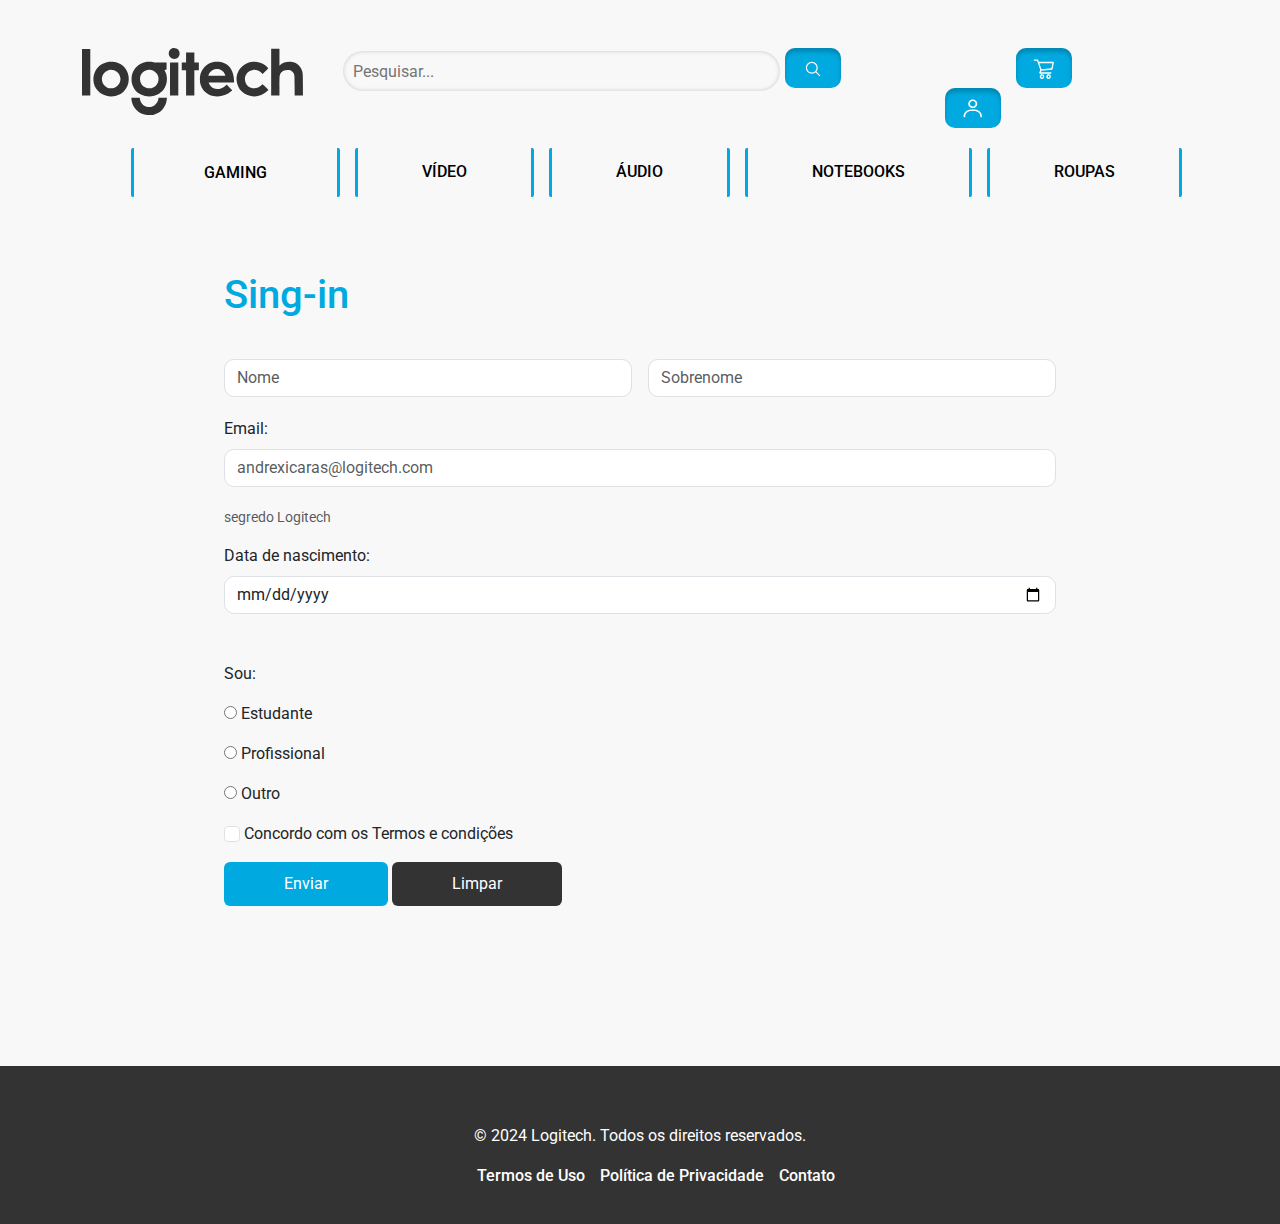
<file: login.html>
<!DOCTYPE html>
<html lang="pt-BR">

<head>
    <meta charset="UTF-8">
    <meta name="viewport" content="width=device-width, initial-scale=1.0">
    <link href="https://cdn.jsdelivr.net/npm/bootstrap@5.3.3/dist/css/bootstrap.min.css" rel="stylesheet"
        integrity="sha384-QWTKZyjpPEjISv5WaRU9OFeRpok6YctnYmDr5pNlyT2bRjXh0JMhjY6hW+ALEwIH" crossorigin="anonymous">
    <link rel="preconnect" href="https://fonts.googleapis.com">
    <link rel="preconnect" href="https://fonts.gstatic.com" crossorigin>
    <link href="https://fonts.googleapis.com/css2?family=Roboto:ital,wght@0,100;0,300;0,400;0,500;0,700;0,900;1,100;1,300;1,400;1,500;1,700;1,900&display=swap"  rel="stylesheet">
    <link rel="icon" href="./img/favicon.svg" type="image/x-icon">
    <link rel="stylesheet" href="style.css">
    <link rel="stylesheet" href="index.html">
    <title>Logitech</title>
</head>

<body>
    <header>

        <div class="top-bar">
            <div class="container text-center">

                <a href="./index.html" class="logo"><img src="./img/Logo-Logitech.svg" alt="Logo-Logitech"></a>

                <input class="search" type="text" placeholder="Pesquisar..." name="search">
                <button class="btn-header" type="submit">
                    <img class="icn-header" src="./img/icn/Componentes/Ic-Ic_pesquisa.svg" alt="search"></button>
                <button class="btn-header icn-header-space align-items-end" type="button"><a href="#">
                    <img class="icn-header " src="./img/icn/Componentes/Ic-Ic_carrinho.svg"></a></button>
                <button class="btn-header icn-header-space " type="button"><a href="./login.html">
                    <img class="icn-header " src="./img/icn/Componentes/Ic-Ic_perfil.svg"></a></button>

            </div>
        </div>
        <div class="top-bar menu">
            <nav>
                <ul>
                    <li class="dropdown"><button class="dropbtn">GAMING</button>
                        <div class="dropdown-content">
                            <a href="#">Mouse</a>
                            <a href="#">Mousepads</a>
                            <a href="#">Teclado</a>
                            <a href="#">Volante</a>
                            <a href="#">Controle</a>
                            <a href="#">Simuladores</a>
                            <a href="#">Headset</a>
                            <a href="#">Fones de ouvido</a>
                        </div>
                    </li>
                    <li><a href="#">VÍDEO</a></li>
                    <li><a href="#">ÁUDIO</a></li>
                    <li><a href="#">NOTEBOOKS</a></li>
                    <li><a href="#">ROUPAS</a></li>
                </ul>
            </nav>
        </div>
    </header>
    <main class="login">

        <h1 class="login-title"><a href="" >Sing-in</a></h1>
        <form action="index.html" method="post">

            <div class="row g-3">
                <div class="col">
                  <input type="text" class="form-control" placeholder="Nome" aria-label="First name">
                </div>
                <div class="col">
                  <input type="text" class="form-control" placeholder="Sobrenome" aria-label="Last name">
                </div>
            </div>

            <div class="mb-3">
                <label for="InputEmail1" class="form-label">Email:</label>
                <input type="email" class="form-control" id="exampleInputEmail1" required pattern="[a-z0-9._%+-]+@[a-z0-9.-]+\.[a-z]{2,4}$" placeholder="andrexicaras@logitech.com" aria-describedby="emailHelp">
                <div id="emailHelp" class="form-text">segredo Logitech</div>
            </div>


            <label for="date"  class=" form-label">Data de nascimento:</label>
            <input type="date" name="date" class="form-control" size="50" maxlength="50" required pattern="[0-9]{2}\/[0-9]{2}\/[0-9]{4}$" placeholder="xx\xx\xxxx"> 
            <br><br>     
            
            <p>
                <label for="estilo">Sou:</label>

            </p>
            <p>            
                <input type="radio" name="estilo" id="estilo1" >
                <label for="estilo1"> Estudante</label>
            </p>
            <p>            
                <input type="radio" name="estilo" id="estilo2" >
                <label for="estilo2"> Profissional</label>
            </p>
            <p>            
                <input type="radio" name="estilo" id="estilo3" >
                <label for="estilo3"> Outro</label>
            </p>  
               
            

            <p>

                <input type="checkbox" class="form-check-input" id="exampleCheck1">
                <label class="form-check-label" for="exampleCheck1">Concordo com os Termos e condições</label>
            </p>

            <button type="submit" class="btn btn-primary">Enviar</button>
            <button type="reset" class="btn btn-primary clean" nome="reset" value="Limpar"> Limpar</button>
                
        </form>

    


    </main>
    <footer>
        <div class="container">
            <p>&copy; 2024 Logitech. Todos os direitos reservados.</p>
            <nav>
                <ul>
                    <li><a href="#">Termos de Uso</a></li>
                    <li><a href="#">Política de Privacidade</a></li>
                    <li><a href="#">Contato</a></li>
                </ul>
            </nav>
        </div>
    </footer>
    <script src="https://cdn.jsdelivr.net/npm/bootstrap@5.3.3/dist/js/bootstrap.bundle.min.js"
        integrity="sha384-YvpcrYf0tY3lHB60NNkmXc5s9fDVZLESaAA55NDzOxhy9GkcIdslK1eN7N6jIeHz"
        crossorigin="anonymous"></script>
</body>

</html>
</file>
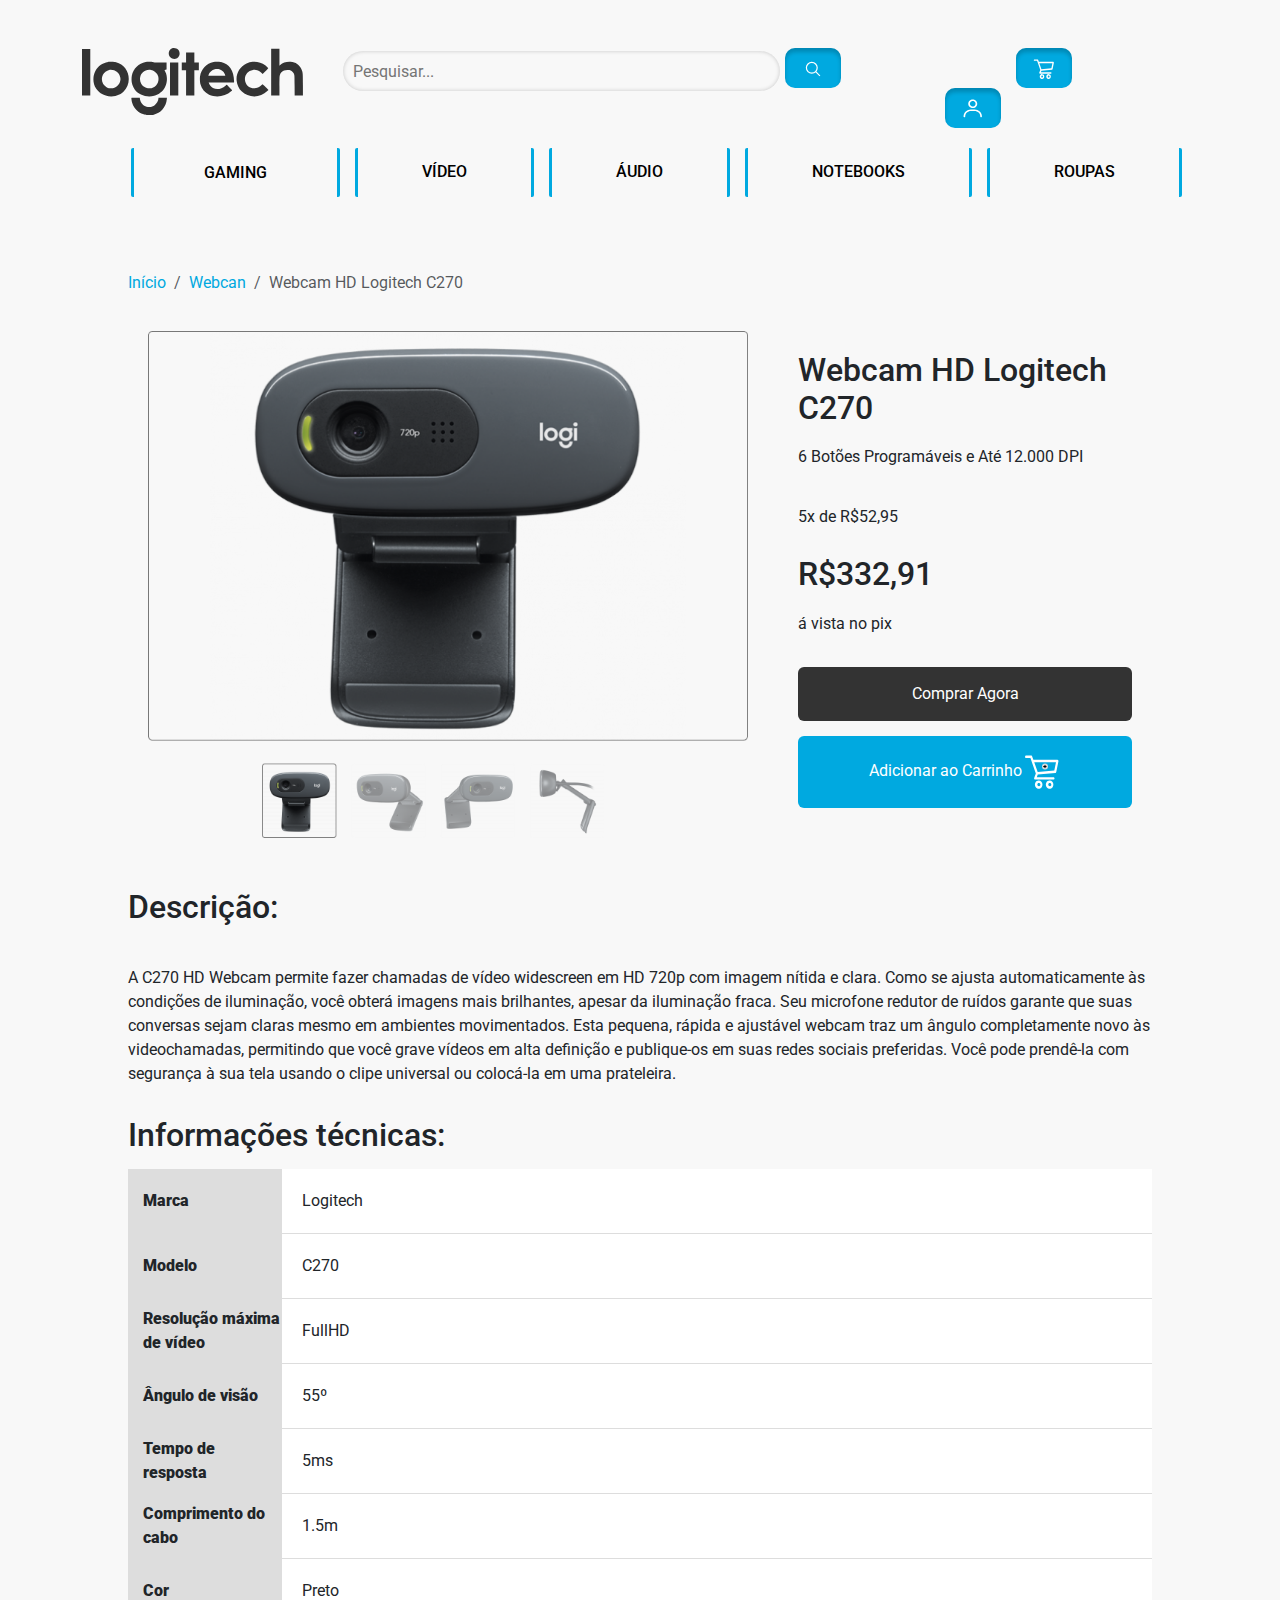
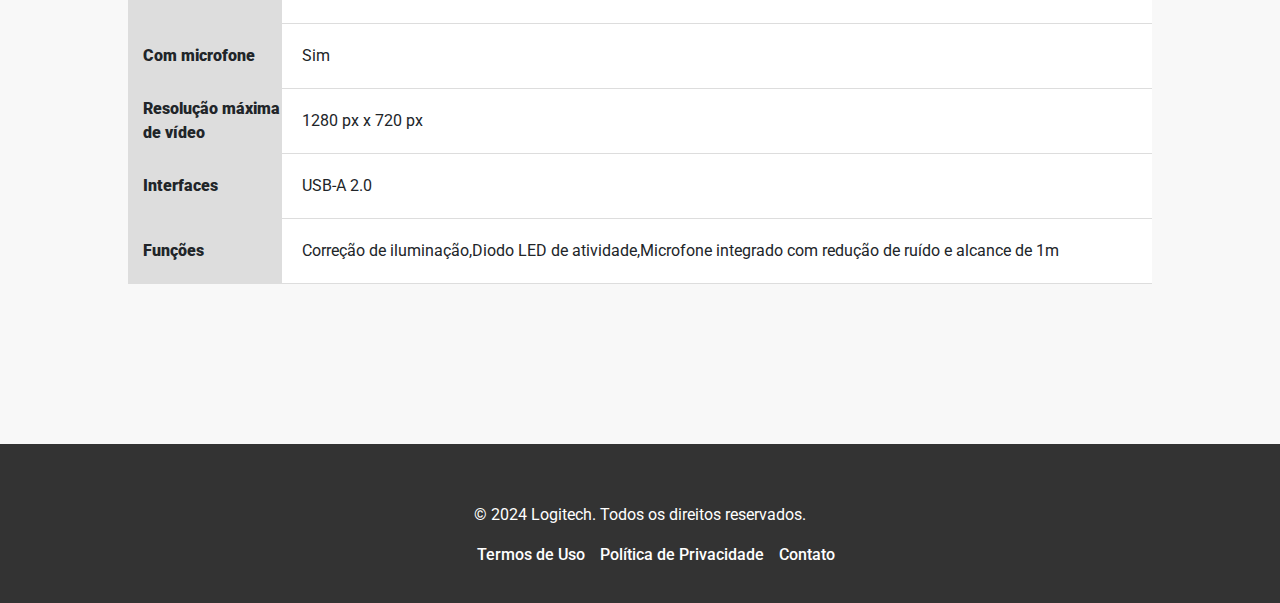
<file: produto.html>
<!DOCTYPE html>
<html lang="pt-BR">

<head>
    <meta charset="UTF-8">
    <meta name="viewport" content="width=device-width, initial-scale=1.0">
    <link href="https://cdn.jsdelivr.net/npm/bootstrap@5.3.3/dist/css/bootstrap.min.css" rel="stylesheet"
        integrity="sha384-QWTKZyjpPEjISv5WaRU9OFeRpok6YctnYmDr5pNlyT2bRjXh0JMhjY6hW+ALEwIH" crossorigin="anonymous">
    <link rel="preconnect" href="https://fonts.googleapis.com">
    <link rel="preconnect" href="https://fonts.gstatic.com" crossorigin>
    <link href="https://fonts.googleapis.com/css2?family=Roboto:ital,wght@0,100;0,300;0,400;0,500;0,700;0,900;1,100;1,300;1,400;1,500;1,700;1,900&display=swap"  rel="stylesheet">
    <link rel="icon" href="./img/favicon.svg" type="image/x-icon">
    <link rel="stylesheet" href="style.css">
    <link rel="stylesheet" href="index.html">
    <title>Logitech</title>
</head>

<body>
    <header>

        <div class="top-bar">
            <div class="container text-center">

                <a href="./index.html" class="logo"><img src="./img/Logo-Logitech.svg" alt="Logo-Logitech"></a>

                <input class="search" type="text" placeholder="Pesquisar..." name="search">
                <button class="btn-header" type="submit">
                    <img class="icn-header" src="./img/icn/Componentes/Ic-Ic_pesquisa.svg" alt="search"></button>
                <button class="btn-header icn-header-space align-items-end" type="button"><a href="#">
                    <img class="icn-header " src="./img/icn/Componentes/Ic-Ic_carrinho.svg"></a></button>
                <button class="btn-header icn-header-space " type="button"><a href="./login.html">
                    <img class="icn-header " src="./img/icn/Componentes/Ic-Ic_perfil.svg"></a></button>

            </div>
        </div>
        <div class="top-bar menu">
            <nav>
                <ul>
                    <li class="dropdown"><button class="dropbtn">GAMING</button>
                        <div class="dropdown-content">
                            <a href="#">Mouse</a>
                            <a href="#">Mousepads</a>
                            <a href="#">Teclado</a>
                            <a href="#">Volante</a>
                            <a href="#">Controle</a>
                            <a href="#">Simuladores</a>
                            <a href="#">Headset</a>
                            <a href="#">Fones de ouvido</a>
                        </div>
                    </li>
                    <li><a href="#">VÍDEO</a></li>
                    <li><a href="#">ÁUDIO</a></li>
                    <li><a href="#">NOTEBOOKS</a></li>
                    <li><a href="#">ROUPAS</a></li>
                </ul>
            </nav>
        </div>
    </header>
    <main class="page-product">
        
        <nav aria-label="breadcrumb">
            <ol class="breadcrumb">
                <li class="breadcrumb-item"><a href="#">Início</a></li>
                <li class="breadcrumb-item"><a href="#">Webcan</a></li>
                <li class="breadcrumb-item active" aria-current="page">Webcam HD Logitech C270</li>
            </ol>
        </nav>

        <section>
            <div>
                <img class="bigShowImg" src="./img/product/img-gigante-webcan.png" alt="Webcan">
            </div>
            <div class="text">
                
                <h2>Webcam HD Logitech C270</h2>
                <p class="text">6 Botões Programáveis e Até 12.000 DPI</p>
                <p class="text">5x de R$52,95</p>
                <h2 class="title">R$332,91</h2>
                <p class="text">á vista no pix</p>
                <a href="#" class="btn btn-primary btn-black">Comprar Agora</a>
                <a href="#" class="btn btn-primary btn-blue"> Adicionar ao Carrinho<img src="./img/icn/Componentes/Ic-Carrinho com +.svg"></a>
                
            </div>
        </section>
        
        <h2 class="title-table">Descrição:</h2>

        <div class="descricao">
            <p> A C270 HD Webcam permite fazer chamadas de vídeo widescreen em HD 720p com imagem nítida e clara. 

                Como se ajusta automaticamente às condições de iluminação, você obterá imagens mais brilhantes, apesar da iluminação fraca. 
                
                Seu microfone redutor de ruídos garante que suas conversas sejam claras mesmo em ambientes movimentados. 
                
                Esta pequena, rápida e ajustável webcam traz um ângulo completamente novo às videochamadas, permitindo que você grave vídeos em alta definição e publique-os em suas redes sociais preferidas. 
                
                Você pode prendê-la com segurança à sua tela usando o clipe universal ou colocá-la em uma prateleira.</p>
        </div>

        <h2 class="title-table"> Informações técnicas:</h2>
        
        <table >

            <tr class="tableitens">
                <td class="infoTitulo" ><strong> Marca </strong></td>
                <td class="info">Logitech</td>
            </tr>
            <tr class="tableitens">
                <td class="infoTitulo" ><strong> Modelo</strong></td>
                <td class="info">C270</td>
            </tr>

            <tr class="tableitens">
                <td class="infoTitulo" ><strong> Resolução máxima de vídeo </strong></td>
                <td class="info">FullHD</td>
            </tr>

            <tr class="tableitens">
                <td class="infoTitulo" ><strong> Ângulo de visão </strong></td>
                <td class="info">55º</td>
            </tr>

            <tr class="tableitens">
                <td class="infoTitulo" ><strong> Tempo de resposta </strong></td>
                <td class="info">5ms</td>
            </tr>

            <tr class="tableitens">
                <td class="infoTitulo" ><strong> Comprimento do cabo </strong></td>
                <td class="info">1.5m</td>
            </tr>

            <tr class="tableitens">
                <td class="infoTitulo" ><strong> Cor </strong></strong></td>
                <td class="info">Preto</td>
            </tr>

            <tr class="tableitens">
                <td class="infoTitulo" ><strong> Com microfone </strong></strong></td>
                <td class="info">Sim</td>
            </tr>

            <tr class="tableitens">
                <td class="infoTitulo" ><strong> Resolução máxima de vídeo </strong></strong></td>
                <td class="info">1280 px x 720 px</td>
            </tr>

            <tr class="tableitens">
                <td class="infoTitulo" ><strong> Interfaces </strong></strong></td>
                <td class="info">USB-A 2.0</td>
            </tr>

            <tr class="tableitens">
                <td class="infoTitulo" ><strong> Funções </strong></strong></td>
                <td class="info">Correção de iluminação,Diodo LED de atividade,Microfone integrado com redução de ruído e alcance de 1m</td>
            </tr>

        </table>     





















    </main>
    <footer>
        <div class="container">
            <p>&copy; 2024 Logitech. Todos os direitos reservados.</p>
            <nav>
                <ul>
                    <li><a href="#">Termos de Uso</a></li>
                    <li><a href="#">Política de Privacidade</a></li>
                    <li><a href="#">Contato</a></li>
                </ul>
            </nav>
        </div>
    </footer>
    <script src="https://cdn.jsdelivr.net/npm/bootstrap@5.3.3/dist/js/bootstrap.bundle.min.js"
        integrity="sha384-YvpcrYf0tY3lHB60NNkmXc5s9fDVZLESaAA55NDzOxhy9GkcIdslK1eN7N6jIeHz"
        crossorigin="anonymous"></script>
</body>

</html>
</file>
<file: style.css>
body {
    font-family: "Roboto", sans-serif;
    font-weight: 400;
    font-style: normal;
    margin: 0;
    padding: 0;
    background-color: #f8f8f8;

}

img {
    border: none;
    outline: none;
}

section {
    display: flex;
    flex-direction: column;
    justify-content: center;
    align-items: center;
    text-align: center;
}

button {
    border: none;
    outline: none;

}


/*Menu*/
.container {
    margin-top: 3%;
    width: 90%;

}

header {
    background-color: #f8f8f8;
}

.top-bar {
    display: flex;
    justify-content: space-between;
    align-items: center;
    padding: 10px 0;
}

.logo {
    float: left;
}

nav ul {
    list-style: none;
    display: flex;
    gap: 15px;
    font-weight: 500;
}

header nav ul li {
    border-left: 3px solid #00A9E0;
    border-right: 3px solid #00A9E0;
    padding: 0.7rem 4rem 0.7rem 4rem;
    border-radius: 2px;
}

nav ul li a {
    text-decoration: none;
    color: #000;

}


.search {
    display: flex;
    width: 437px;
    height: 2.5rem;
    border-radius: 20px;
    float: left;
    padding: 5px;
    padding-left: 10px;
    margin: 3px 5px 0 40px;
    border: none;
    flex-direction: column;
    justify-content: center;
    flex-shrink: 0;
    box-shadow: inset 0px 0px 4px 0px rgba(0, 0, 0, 0.2);
    background-color: #f8f8f8;

}

.btn-header {
    width: 3.5rem;
    height: 2.5rem;
    flex-shrink: 0;
    border: none;
    outline: none;
    margin: 0;
    padding: 0;
    box-shadow: inset 0px 4px 4px 0px rgba(0, 0, 0, 0.2);

    float: left;
    border-radius: 10px;
    background: #00A9E0;
    margin-right: 15px;
}

.icn-header {
    width: 1.5rem;
    height: 1.5rem;
}

.icn-header-space {
    margin-left: 10rem;
    justify-content: end;
}

.menu {
    justify-content: center;
}

.dropbtn {

    background-color: #f8f8f8;
    cursor: pointer;
    font-family: "Roboto", sans-serif;
    font-weight: 500;

}

.dropdown {
    position: relative;
    display: inline-block;
}

.dropdown-content {
    display: none;
    position: absolute;
    min-width: 160px;
    box-shadow: 0px 8px 16px 0px rgba(0, 0, 0, 0.2);
    z-index: 1;
    border-radius: 5px;
    left: 50%;   
    transform: translateX(-50%);
    background-color: #f8f8f8;
}

.dropdown-content a {
    color: black;
    padding: 12px 16px;
    text-decoration: none;
    display: block;
    border-bottom: 1px solid #ddd;
}


.dropdown:hover .dropdown-content {
    display: block;
}

/*Menu-fim*/
/*Banner*/

.carousel {
    width: 100%;
    overflow: hidden;
    border-radius: 10px;
    box-shadow: 0 4px 8px rgba(0, 0, 0, 0.1);
    position: relative;
}

.slides {
    display: flex;
    /*width: 300%;*/
    animation: slide 12s infinite;
}

.slide {
    width: 100%;
    flex: 1 0 100%;
}

.slide img {
    width: 100%;
    display: block;
}

@keyframes slide {
    0% {
        transform: translateX(0%);
    }

    33% {
        transform: translateX(-100%);
    }

    66% {
        transform: translateX(-200%);
    }

    100% {
        transform: translateX(0%);
    }
}

/*Banner-fim*/

/*Marcas*/

.marcas {
    display: flex;
    flex-wrap: wrap;
    justify-content: space-evenly;
    row-gap: 10px;
}

.btn-marcas {

    background-color: #333;
    border-radius: 3px;

}

/*Marcas-fim*/

/*Produtos*/
.product {
    margin: 0 auto;
    margin-bottom: 5%;
    margin-top: 3%;
    display: flex;
    justify-content: center;
    align-items: center;

}

.title-product {
    width: 80%;
    display: flex;
    flex-wrap: wrap;
    justify-content: left;
    margin-top: 3%;
    padding: 10px;
    border-radius: 30px;


}

.title-product h2 {
    margin-right: 70%;
    padding-left: 13px;

}

.title-product a {
    text-decoration: none;
    color: #333;
    padding-top: 10px;

}

.title-product img {
    background-color: #00A9E0;
    border-radius: 10px;
    padding: 5px;



}

/*carrocel*/

#img1, #img2, #img3, #img4, #img5, #img6, #img7, #img8, #img9, #img10, #img11, #img12 {
    visibility: hidden;
}

.carousel-product {
    position: relative;
    width: 80%;
    overflow: hidden;
   
}

.carousel-imgs {
    width: 160%;
    display: flex;
    gap: 20px;
    transition: transform 0.5s ease;    
}

.carousel-product input[type='radio']:checked:nth-child(1)~.carousel-imgs {
    transform: translateX(0);
}

.carousel-product input[type='radio']:checked:nth-child(2)~.carousel-imgs {
    transform: translateX(-80%);
}

.carousel-nav label {
    cursor: pointer;
    display: inline-block;
    width: 20px;
    height: 20px;
    background: #00A9E0;
    margin: 10px;
    border-radius: 15px;
}

.carousel-nav label:hover {
    background: #000;
}


.carousel-product .img-product {
    width: 250px;
    align-items: center;
    transition: all 0.3s;
    z-index: 40;
    
    
}

/* Card*/
.card {
    border: none;
    margin-bottom: 3%;
    background-color:  #f8f8f8  ;
}

.card-body {
    margin-left: 5%;
    margin-right: 5%;
    margin-top: -60px;
    display: flex;
    flex-direction: column;
    box-shadow: 2px 2px 4px rgba(0, 0, 0, 0.1), -2px -2px 4px rgba(0, 0, 0, 0.1);
    border-radius: 15px;
    padding-top: 80px;
    text-align: left;
    padding: auto;
    justify-content: space-between;

}

.card-body a {
    width: 100%;
    height: auto;
    background: #333;
    border: none;

}

.card-body p {
    font-weight: 50px;
    font-size: smaller;
}

.favorit {
    position: absolute;
    top: 210px;
    right: 15px;
    cursor: pointer;
}

.stars {
    position: absolute;
    top: 250px;
}


/*Produtos - fim*/

/*miniBanner*/
.miniBanner {
    height: auto;
    display: flex;
    justify-content: center;
    align-items: center;
    margin: 0 auto;

}

.miniBanner img {
    padding: 20px;
}

/*miniBanner*/

/*PromBanner*/
.prmotionBanner {
    margin-top: 10%;
    margin-bottom: 5%;
}


/*Login*/

.login{
    width: 65%;
    height: auto;
    display: block;
    justify-content: center;
    align-items: left;
    margin: 0 auto;
    margin-bottom: 10rem;
    margin-top: 3rem;
}

.login-title a{
    display: flex;
    text-decoration: none;
    color: #00A9E0;

}

.login input{
    border-radius: 10px;
}

.login form div{
    padding-top: 10px;
    margin-top: 10px;
    justify-content: left;
}

.login .btn-primary {
    background-color: #00A9E0;
    border: none;
    padding: 10px 60px 10px 60px;
}

.login .clean {
    background-color: #333;
}


/*pagina do produto*/
.page-product{
    width: 80%;
    height: auto;
    justify-content: center;
    margin: 0 auto;
    margin-bottom: 10rem;
    margin-top: 3rem; 
}
.breadcrumb a{
    color: #00A9E0;
    text-decoration: none;
}

.page-product section {
    display: grid;
    grid-template-columns: repeat(2, 1fr);
    gap: 10px;
}

.page-product section div{
    padding: 20px;
    text-align: left;
}

.page-product section a{
    padding: 15px;
    width: 100%;
    margin: 5px 0 10px 0;
    border: none;
}

.btn-blue{
    background-color: #00A9E0;
}

.btn-blue:hover{
    background-color: #333;
    color: #00A9E0;
}

.btn-black:hover{
    background-color: #00A9E0;
    color: #333;
}

.btn-black {
    background-color: #333;
}

.page-product .bigShowImg{
    width: 600px;
    height: auto;
    
}

.title-table {
    margin-top: 30px;
    margin-bottom: 15px;
}

.text{
    padding-top: 10px;
    padding-bottom: 10px;
}

.descricao{
    margin-top: 40px;
    gap: 20px;
}

.descricao h2{
    padding-bottom:20px ;
}

.page-product table{
    width: 100%;
    background-color: #ddd;
}

table .tableitens {
    border-bottom: solid #ddd 1px;
    
}

table .info{
    text-align: left;
    background-color: #fff;
    padding: 20px;

}

table .infoTitulo{
    width: 15%;
    font-weight: 600;
    padding-left: 15px;

}






/*pagina do produto - FIM*/




footer {
    background-color: #333;
    color: #fff;
    padding: 20px 0;
    text-align: center;
}

footer nav ul {
    list-style: none;
    display: flex;
    justify-content: center;
    gap: 15px;
}

footer nav ul li a {
    text-decoration: none;
    color: #fff;
}
</file>
